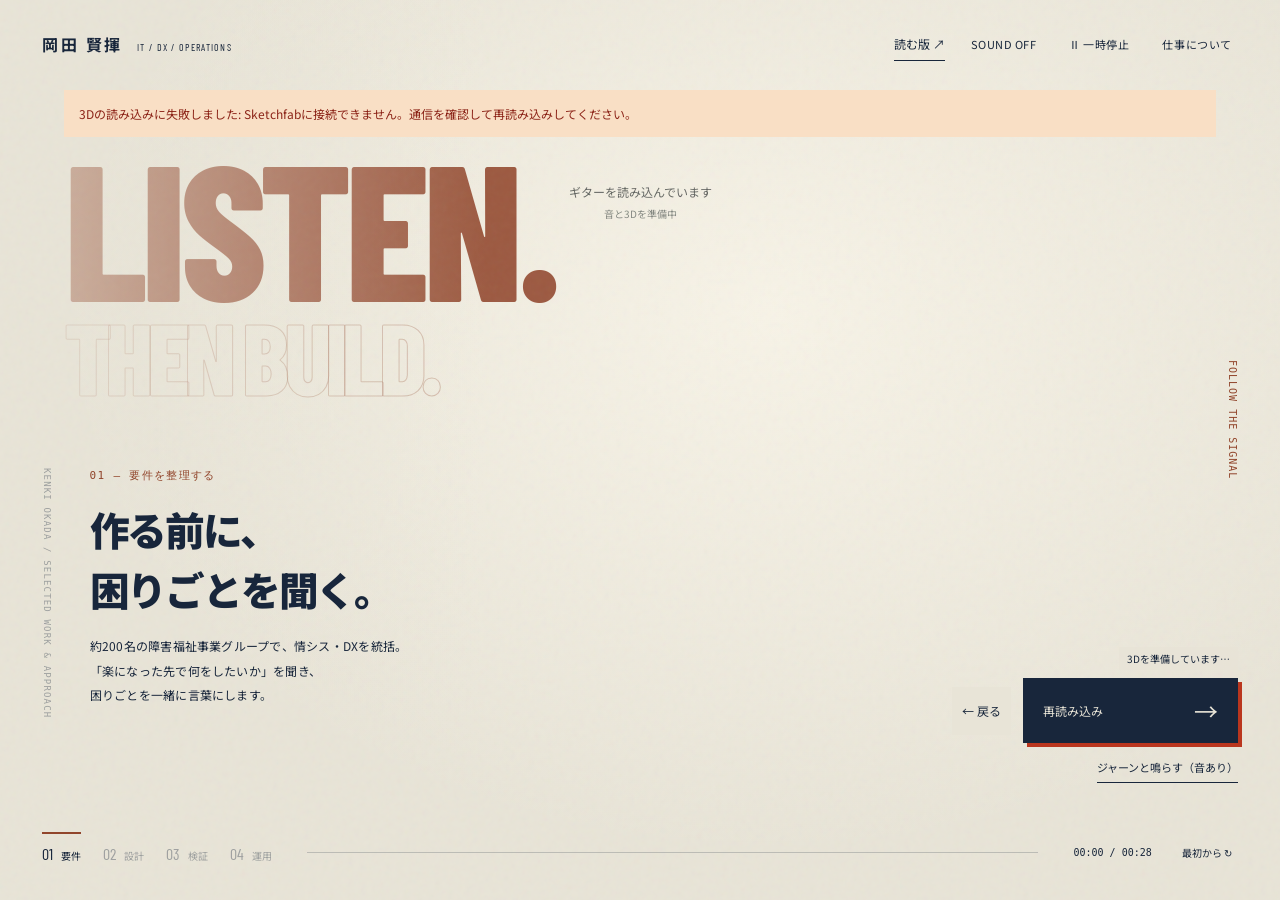
<file: index.html>
<!doctype html>
<html lang="ja"><head><meta name="robots" content="noindex"><meta charset="utf-8"><meta name="viewport" content="width=device-width,initial-scale=1"><meta name="theme-color" content="#e8e4d7"><meta name="description" content="岡田賢揮のポートフォリオ。情シス・DXの要件整理、設計、受入検証、運用。"><title>岡田賢揮 — LISTEN / CONNECT / CHECK</title><link rel="stylesheet" href="style.css?v=20261115-preview1"><link rel="stylesheet" href="depth.css?v=20261115-preview1"><link rel="stylesheet" href="guitar.css?v=20261115-preview1"><link rel="stylesheet" href="varin-viewer.css?v=20261115-preview1"><script type="importmap">{"imports":{"three":"https://cdn.jsdelivr.net/npm/three@0.187.0/build/three.module.js","three/addons/":"https://cdn.jsdelivr.net/npm/three@0.187.0/examples/jsm/","https://cdn.jsdelivr.net/npm/three@0.180.0/examples/jsm/":"https://cdn.jsdelivr.net/npm/three@0.187.0/examples/jsm/","./app.js":"./app.js?v=20261115-preview1","./world.js":"./world.js?v=20261115-preview1","./varin-viewer.js":"./varin-viewer.js?v=20261115-preview1","./mobile-preview.js":"./mobile-preview.js?v=20261115-preview1","./experience-session.js":"./experience-session.js?v=20261115-preview1"}}</script></head>
<body><header><a class="identity" href="rock.html">岡田 賢揮<span>IT / DX / OPERATIONS</span></a><div class="top-actions"><a class="read-link" href="rock.html">読む版 ↗</a><button id="sound" aria-pressed="false">SOUND OFF</button><button id="pause" aria-label="再生を一時停止">Ⅱ 一時停止</button><button id="aboutOpen">仕事について</button></div></header>
<main id="experience"><div class="editorial" aria-hidden="true"><span id="word">LISTEN.</span><span class="outline">THEN BUILD.</span></div><div class="side-note">KENKI OKADA / SELECTED WORK & APPROACH</div><figure id="mobilePreview"><picture><source media="(max-width:700px)" srcset="assets/varin-preview.jpg"><img src="data:image/svg+xml,%3Csvg xmlns='http://www.w3.org/2000/svg' width='1' height='1'/%3E" width="1920" height="1080" fetchpriority="high" decoding="async" alt="サンバーストのストラトキャスター全景。varin作の3Dモデルのプレビュー"></picture><figcaption><a href="https://sketchfab.com/3d-models/stratocaster-2a29975b708b4106a84d5b51e3ede608" target="_blank" rel="noreferrer">Stratocaster — varin</a> / <a href="https://creativecommons.org/licenses/by/4.0/" target="_blank" rel="noreferrer">CC BY 4.0</a></figcaption></figure><div id="modelLoading" role="status">ギターを読み込んでいます<span>音と3Dを準備中</span></div><canvas id="scene3d" aria-label="ストラトキャスターを題材にした3D。外観に近づき、ピックガード下の部品と配線を示す簡略カットアウェイへ切り替わる演出"></canvas><div class="lens-note">FOLLOW THE SIGNAL</div><div class="anatomy-note"><span>UNDER THE PICKGUARD</span>ピックガード下の構造を透視</div><div id="error" class="error" hidden></div>
<div class="caption"><span id="eyebrow" class="eyebrow">01 — 要件を整理する</span><h1 id="headline">作る前に、<br>困りごとを聞く。</h1><p id="copy">約200名の障害福祉事業グループで、情シス・DXを統括。<br>「楽になった先で何をしたいか」を聞き、<br>困りごとを一緒に言葉にします。</p></div>
<div id="stringKeys" class="string-keys" hidden aria-label="コードを鳴らす"></div>
<div class="interaction"><span id="hint">3Dを準備しています…</span><div class="control-row"><button id="back" aria-label="前の場面へ">← 戻る</button><button id="interact"><span id="actionText">次へ：設計の話</span><span class="arrow">→</span></button></div><button id="playStrings">ジャーンと鳴らす（音あり）</button></div></main>
<footer><div class="chapters" aria-label="場面を選ぶ"><button data-scene="0" class="active">01<span>要件</span></button><button data-scene="1">02<span>設計</span></button><button data-scene="2">03<span>検証</span></button><button data-scene="3">04<span>運用</span></button></div><div class="progress"><div id="progress"></div><input id="seek" class="timeline-scrub" type="range" min="0" max="27.99" step="0.01" value="0" aria-label="再生位置"></div><div class="playback"><span id="time">00:00 / 00:28</span><button id="reel">最初から ↻</button></div></footer>
<div id="toast" class="toast" role="status" aria-live="polite"></div><dialog id="about"><button id="aboutClose" aria-label="閉じる">×</button><span class="eyebrow">WORK / APPROACH</span><h2>困りごとから、<br>運用まで。</h2><p>岡田賢揮。障害福祉事業グループ（約200名）の情シス・社内DXを統括。役員に報告し、現場とベンダーを動かしながら、要件定義・設計・受入検証と運用を担い、コードの生成とコードレビューには生成AIを使っています。</p><p>人事システムへの登録を起点にしたアカウント連携、社内ポータルのお知らせ・FAQ更新の移管などに取り組んでいます。</p><p class="art-note">ギターは仕事の流れを表現するための題材です。内部は一般的なSSS構成を参考に、ピックガードを透視した説明用のカットアウェイです。部品の細部と配線経路は簡略化しています。外観はvarin作「Stratocaster」（CC BY 4.0）をSketchfab公式ビューアで表示しています。モデル形状は変更せず、背景・カメラ・画面効果を調整しています。音はリアルタイム合成です。</p><a href="https://sketchfab.com/3d-models/stratocaster-2a29975b708b4106a84d5b51e3ede608" target="_blank" rel="noreferrer">Stratocaster — varin / Sketchfab ↗</a><a href="https://creativecommons.org/licenses/by/4.0/" target="_blank" rel="noreferrer">モデルのライセンス：CC BY 4.0 ↗</a><a href="rock.html">実績を読む ↗</a><a href="https://github.com/o9mmk" target="_blank" rel="noreferrer">GitHub ↗</a></dialog><div id="wipe"></div><script type="module" src="entry.js?v=20261115-preview1"></script></body></html>
</file>
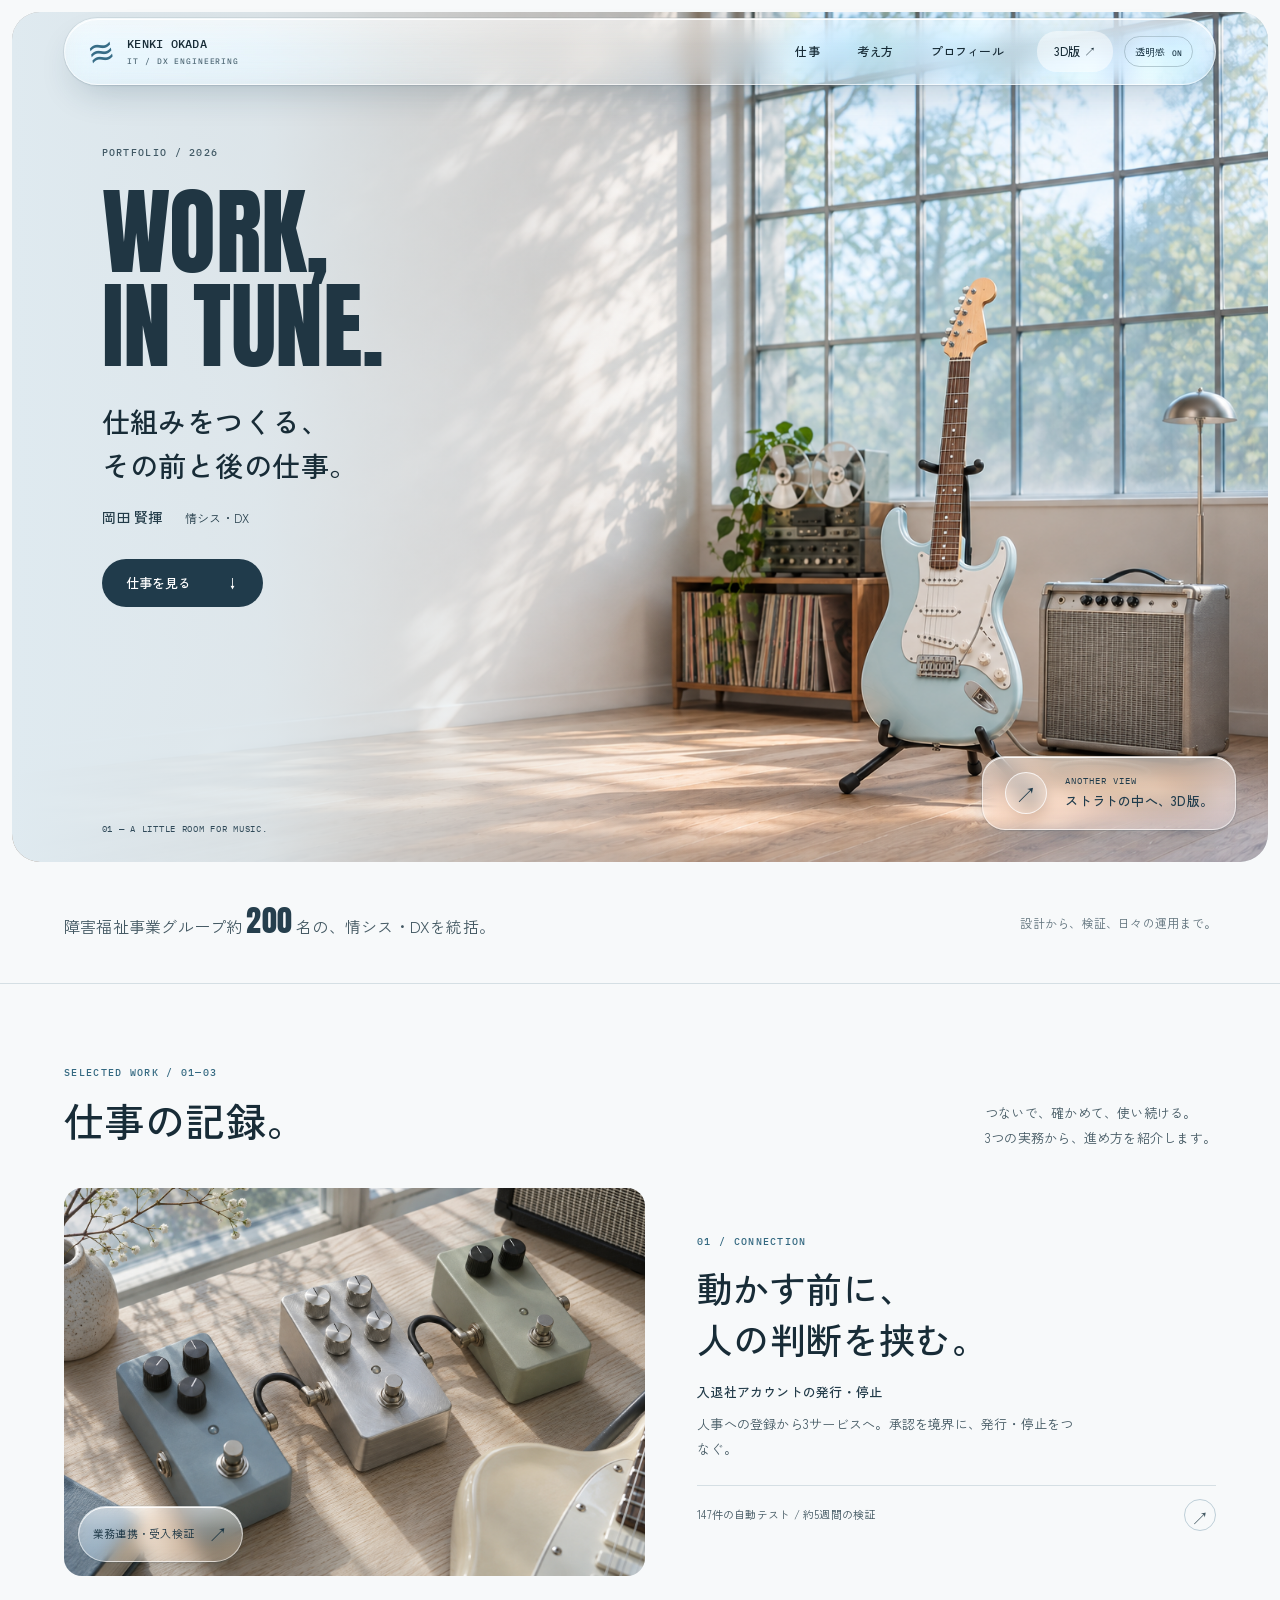
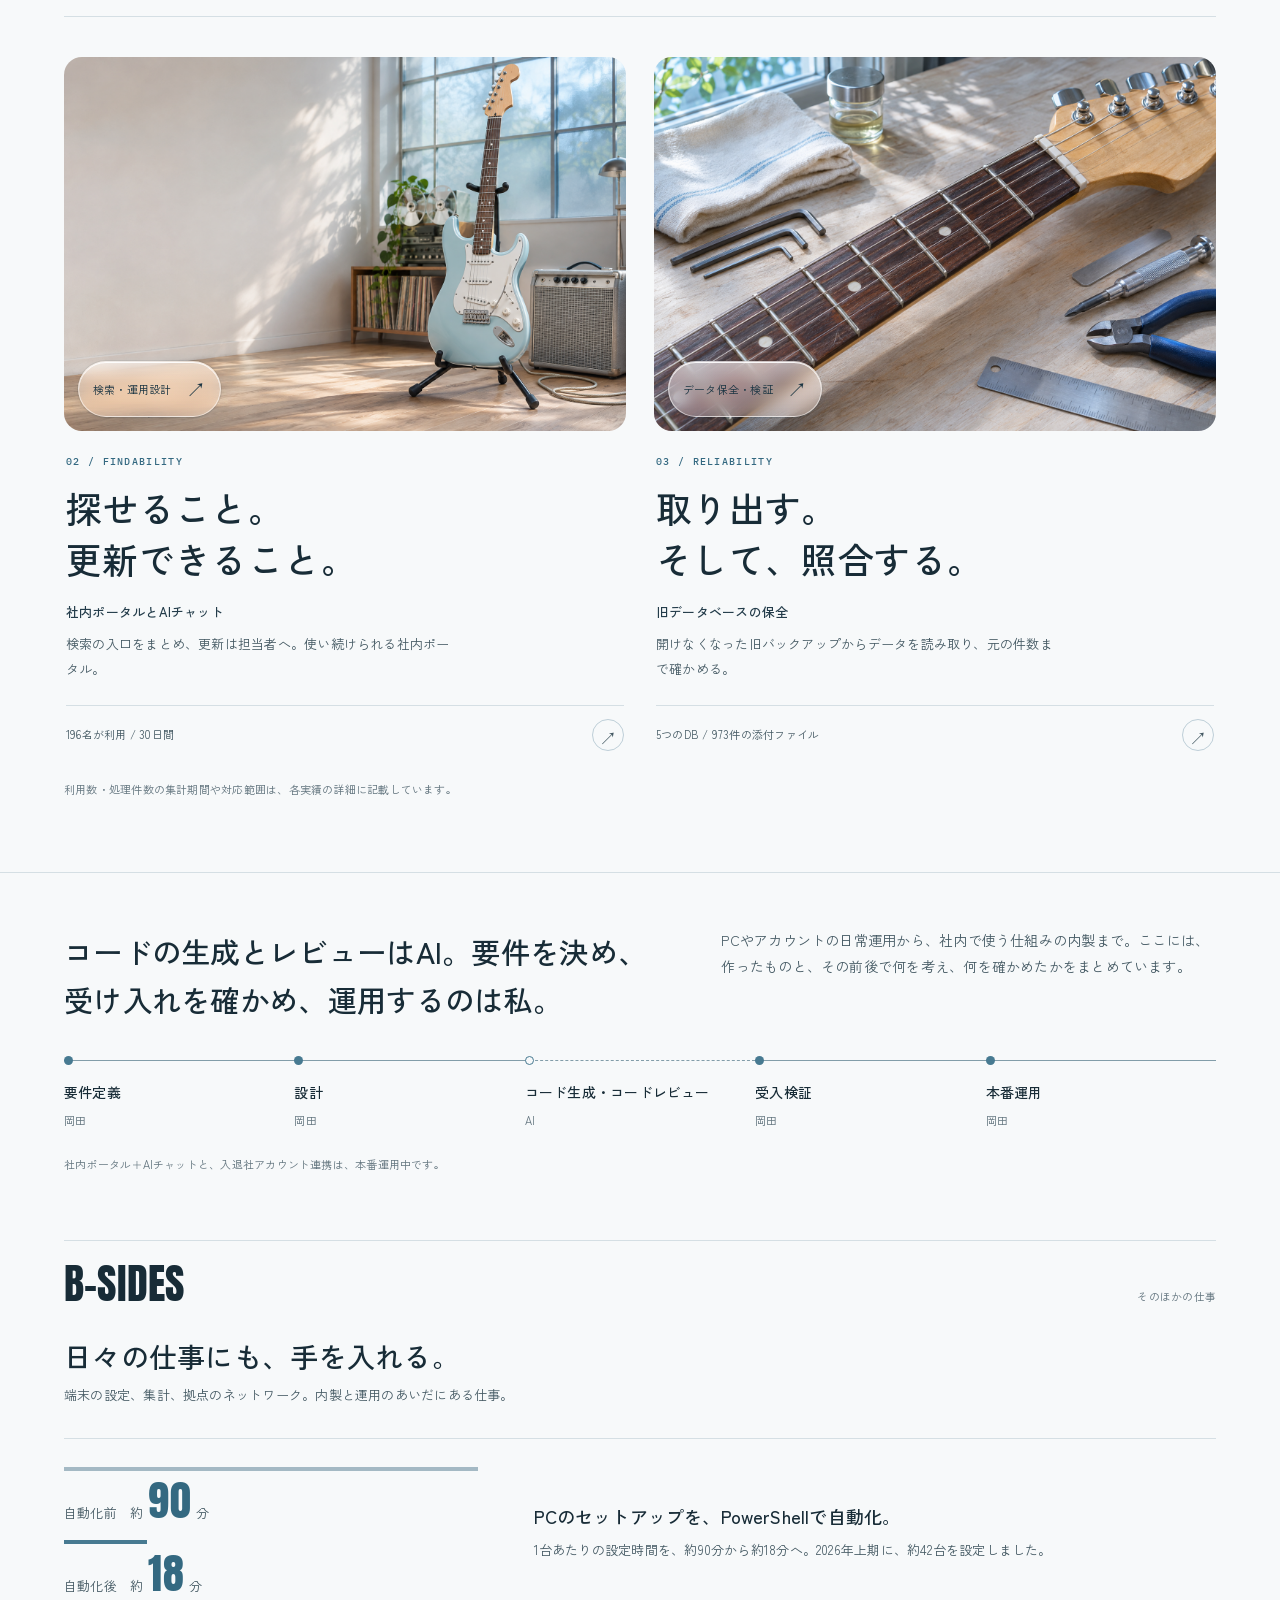
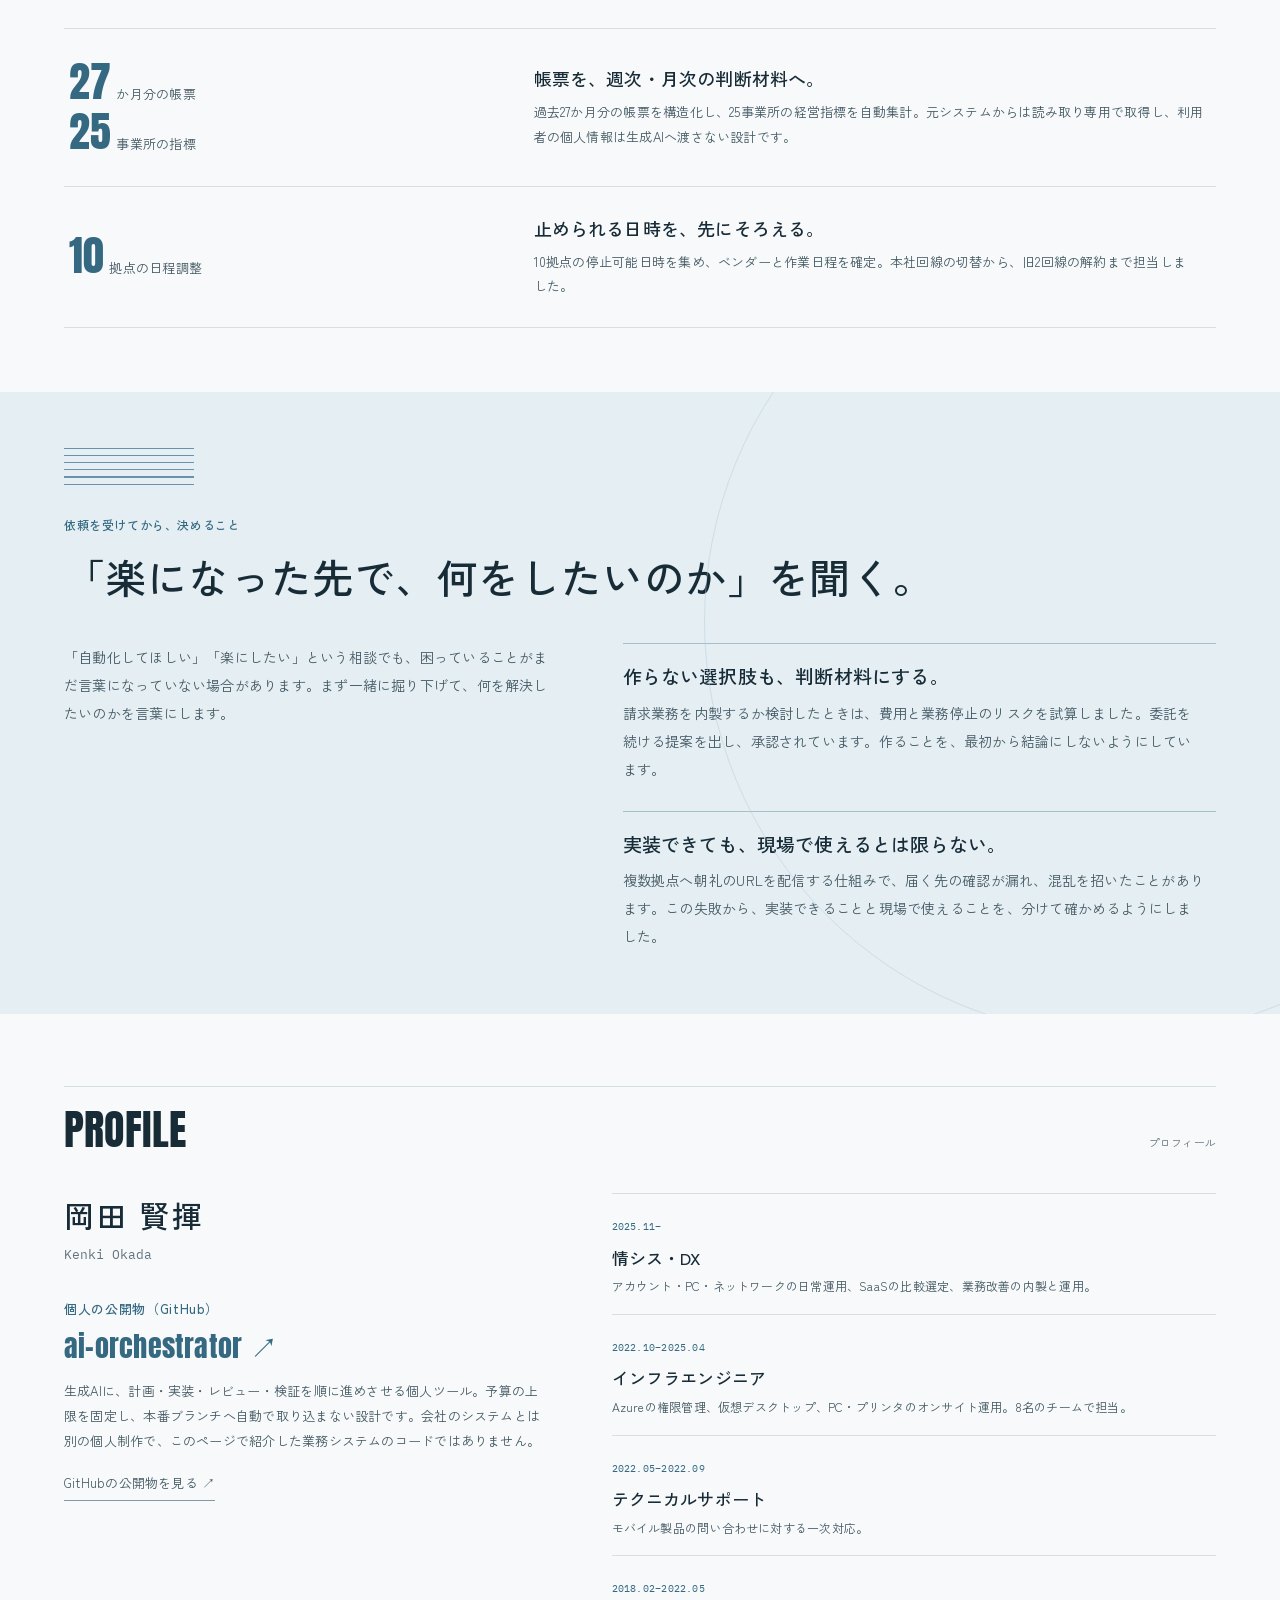
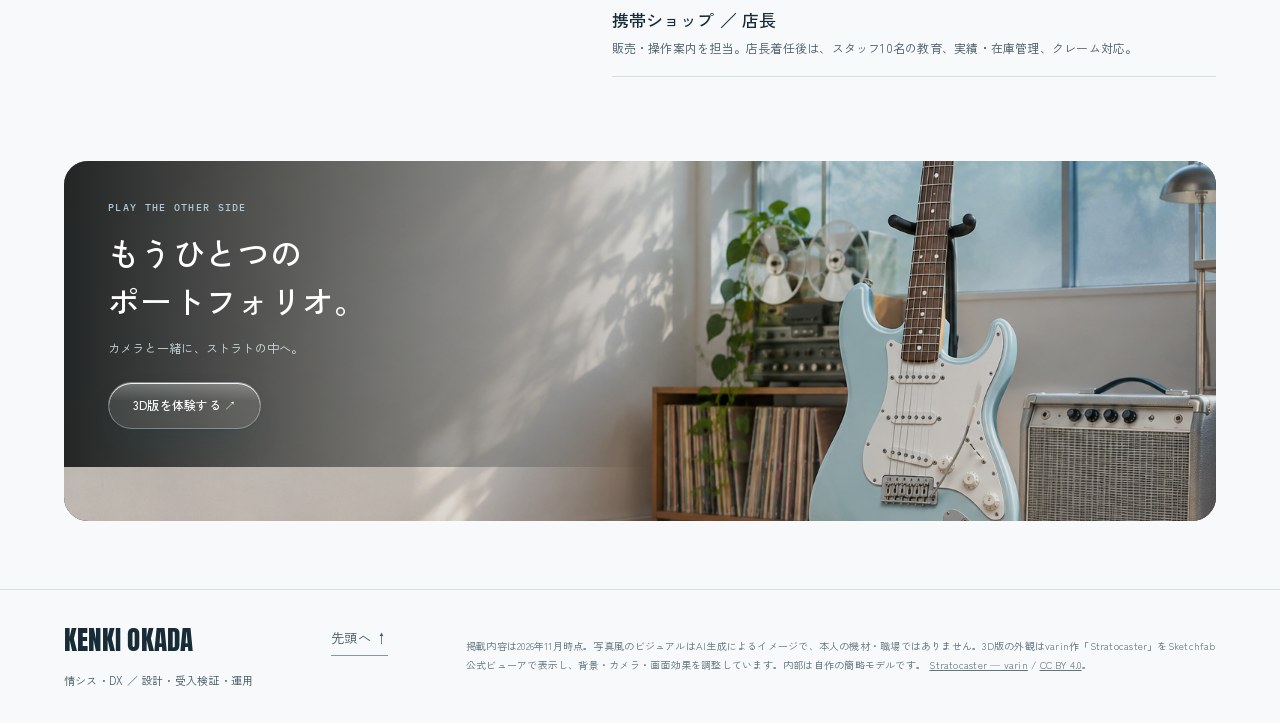
<file: fable-rock.html>
<!doctype html>
<html lang="ja">
<head>
  <meta charset="utf-8">
  <meta name="viewport" content="width=device-width,initial-scale=1">
  <meta name="robots" content="noindex">
  <title>ページを移動しました</title>
  <link rel="canonical" href="https://o9mmk.github.io/rock.html">
  <script>
    location.replace('rock.html' + location.search + location.hash);
  </script>
  <noscript><meta http-equiv="refresh" content="0;url=rock.html"></noscript>
</head>
<body>
  <p><a href="rock.html">新しいページへ移動する</a></p>
</body>
</html>
</file>
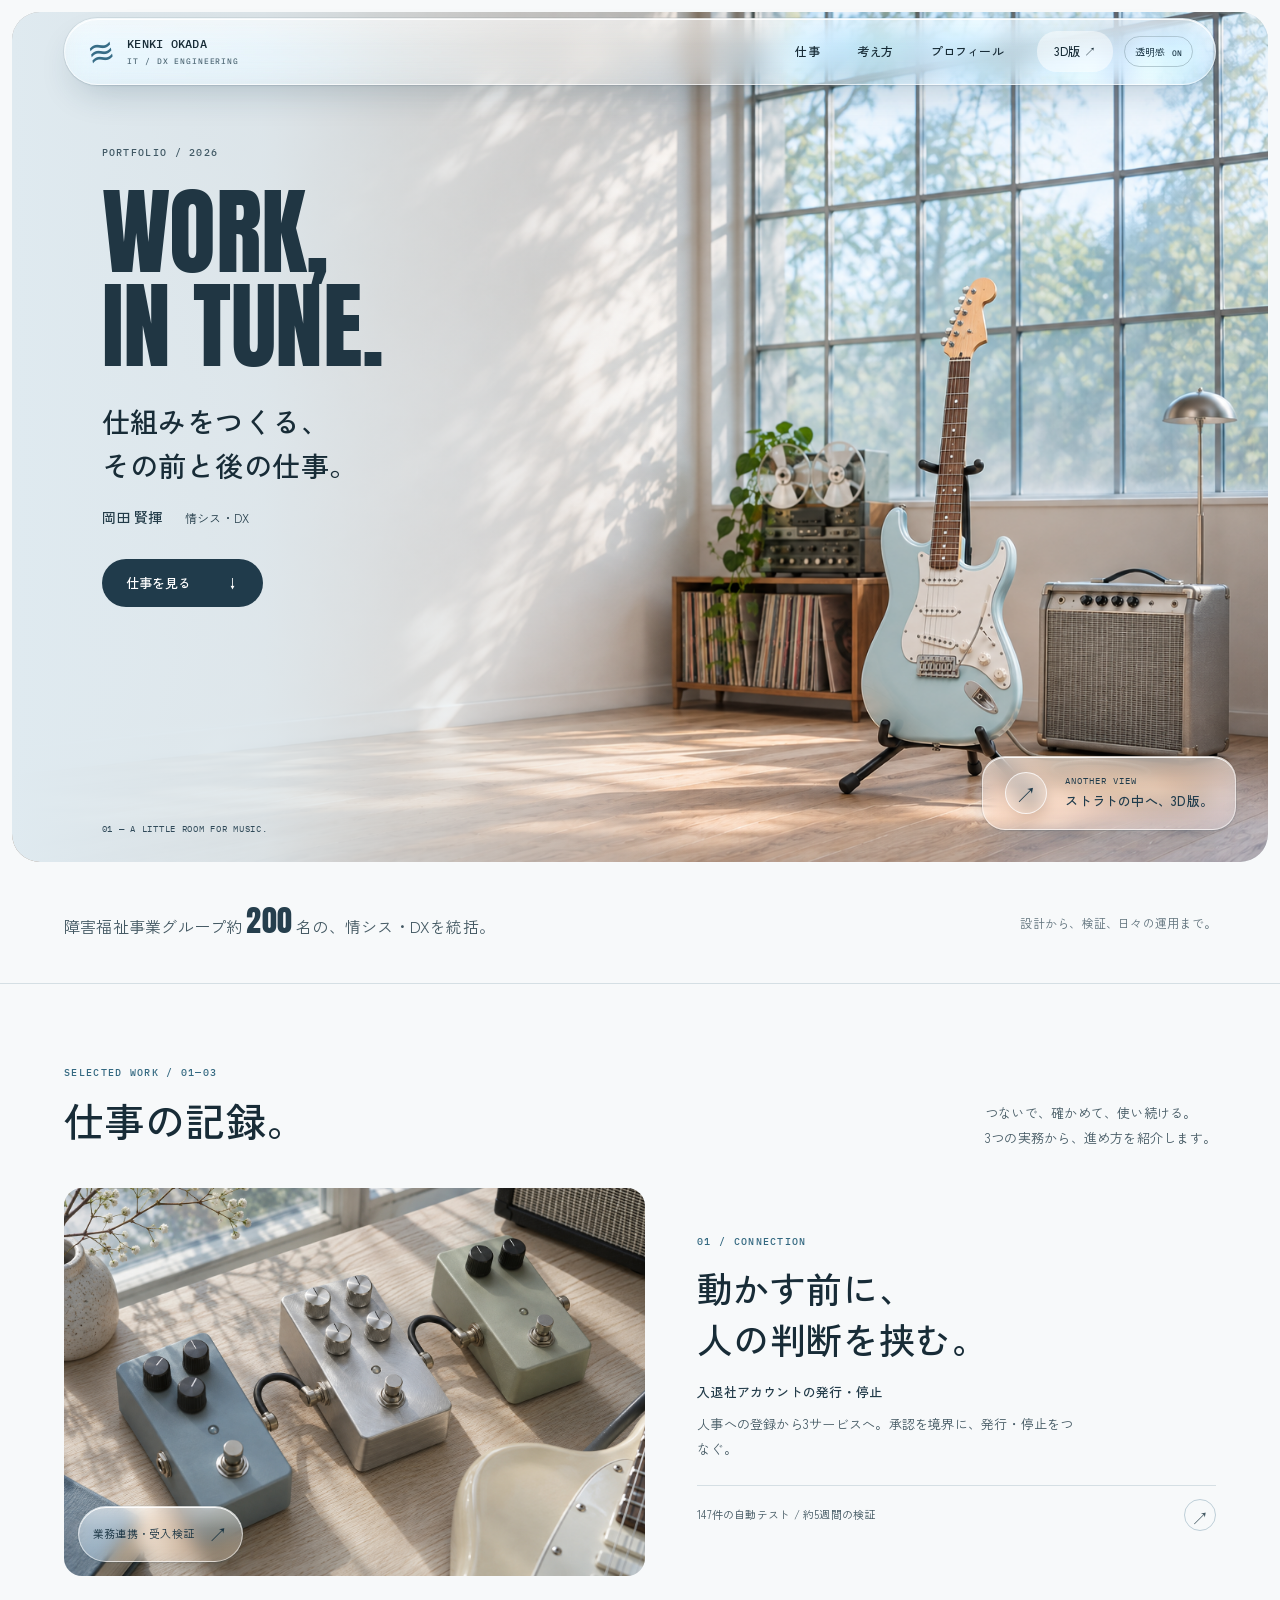
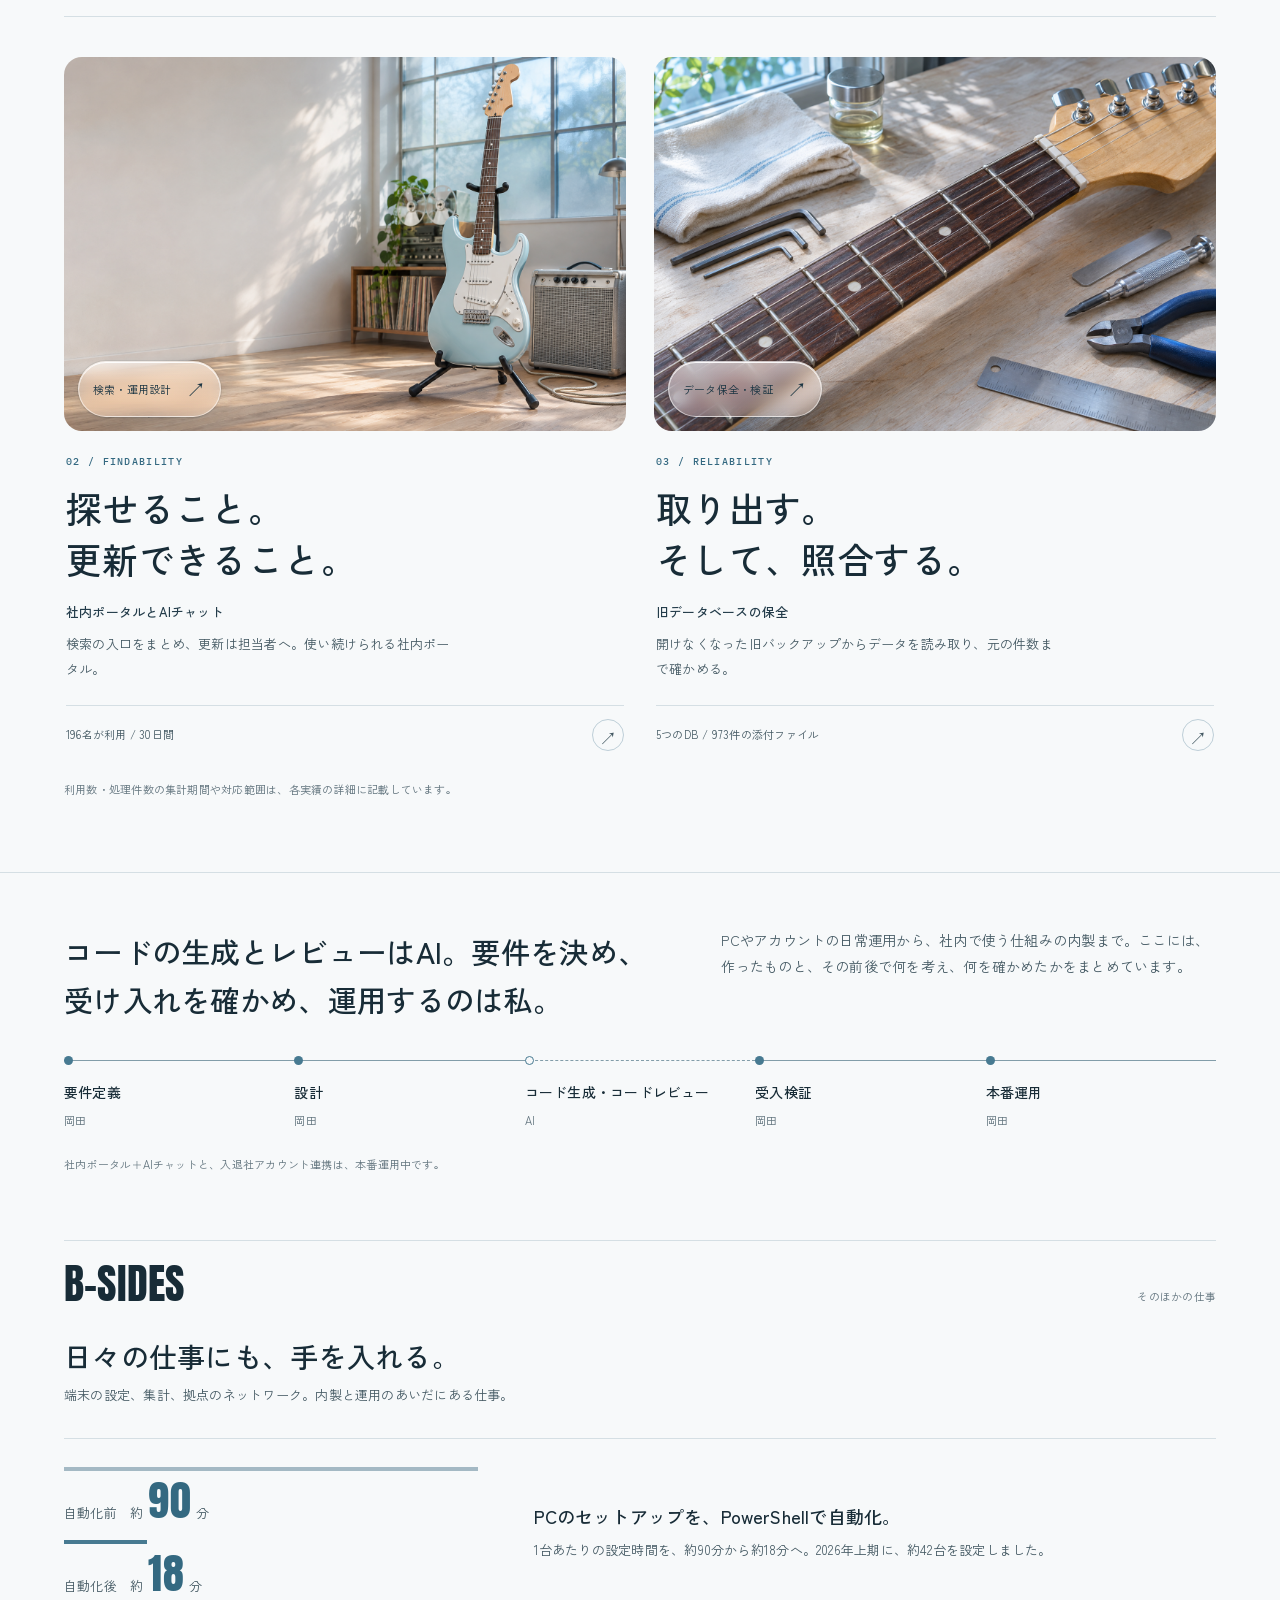
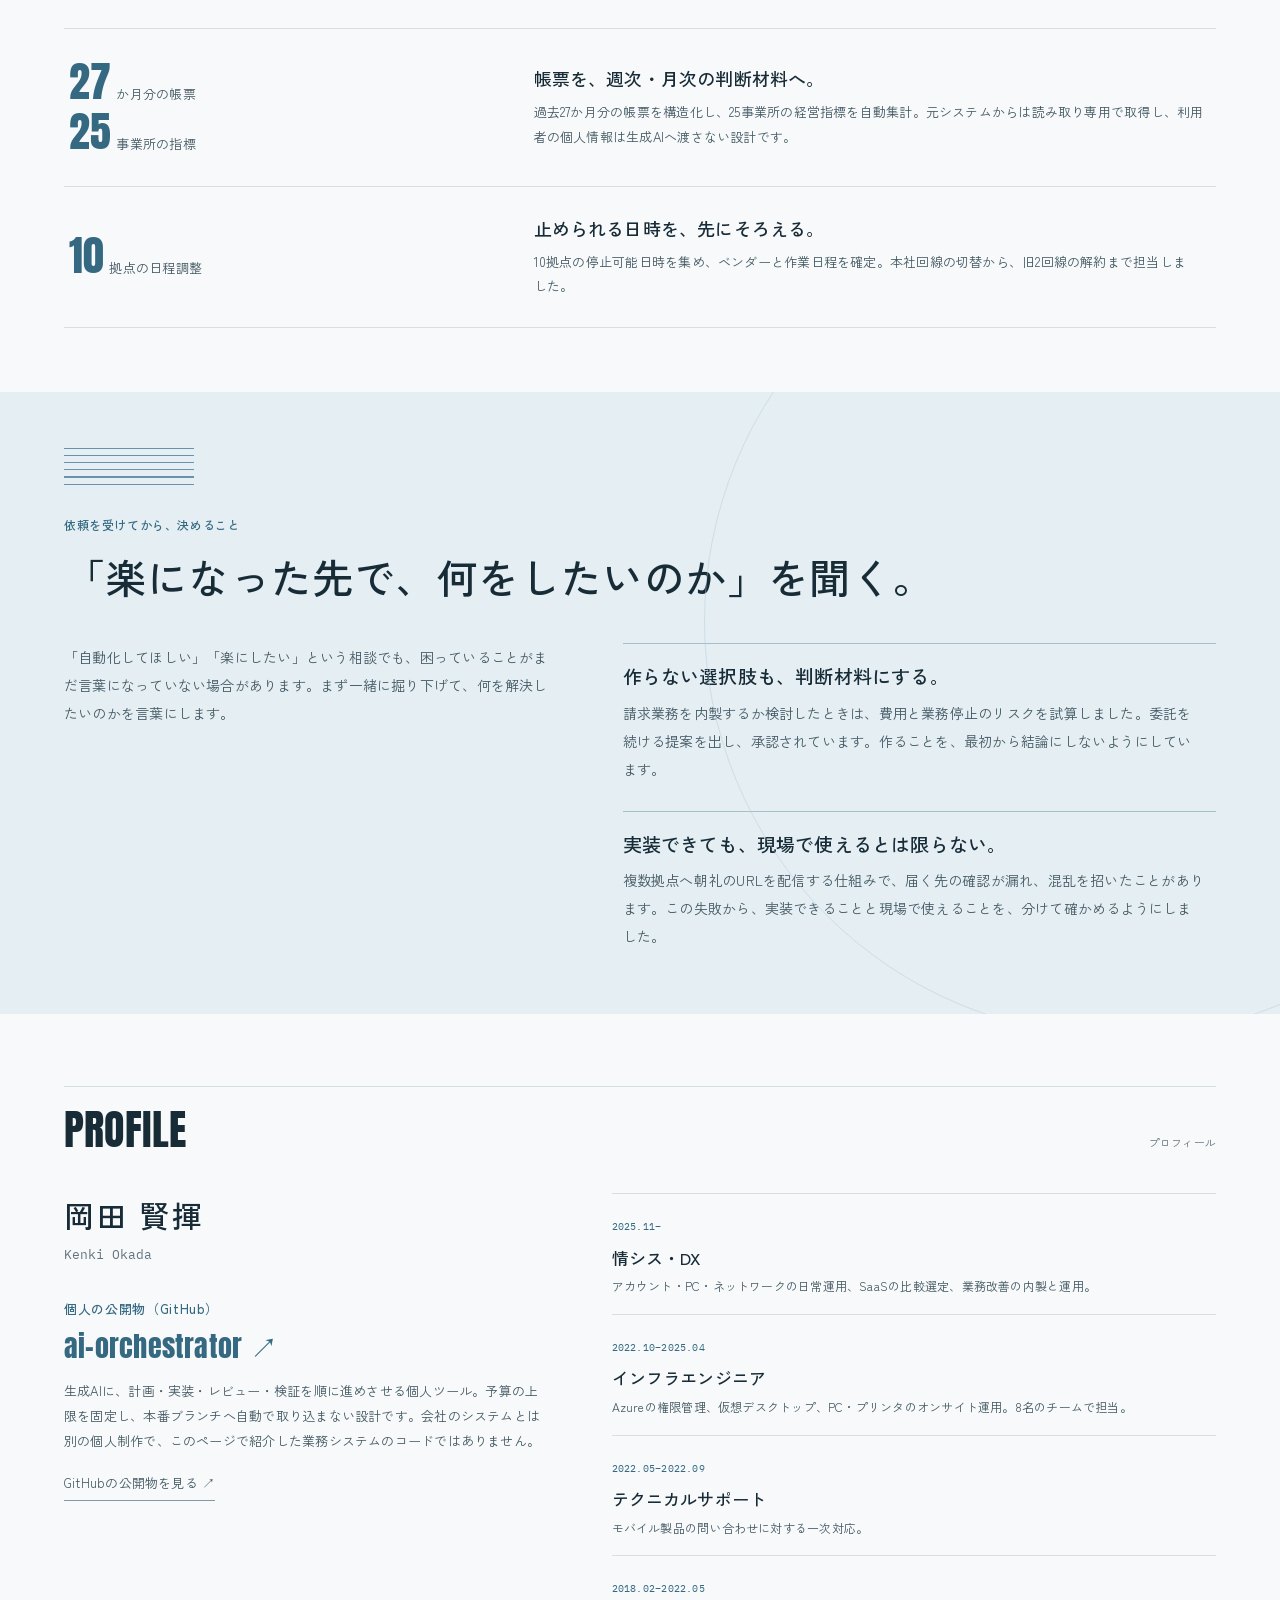
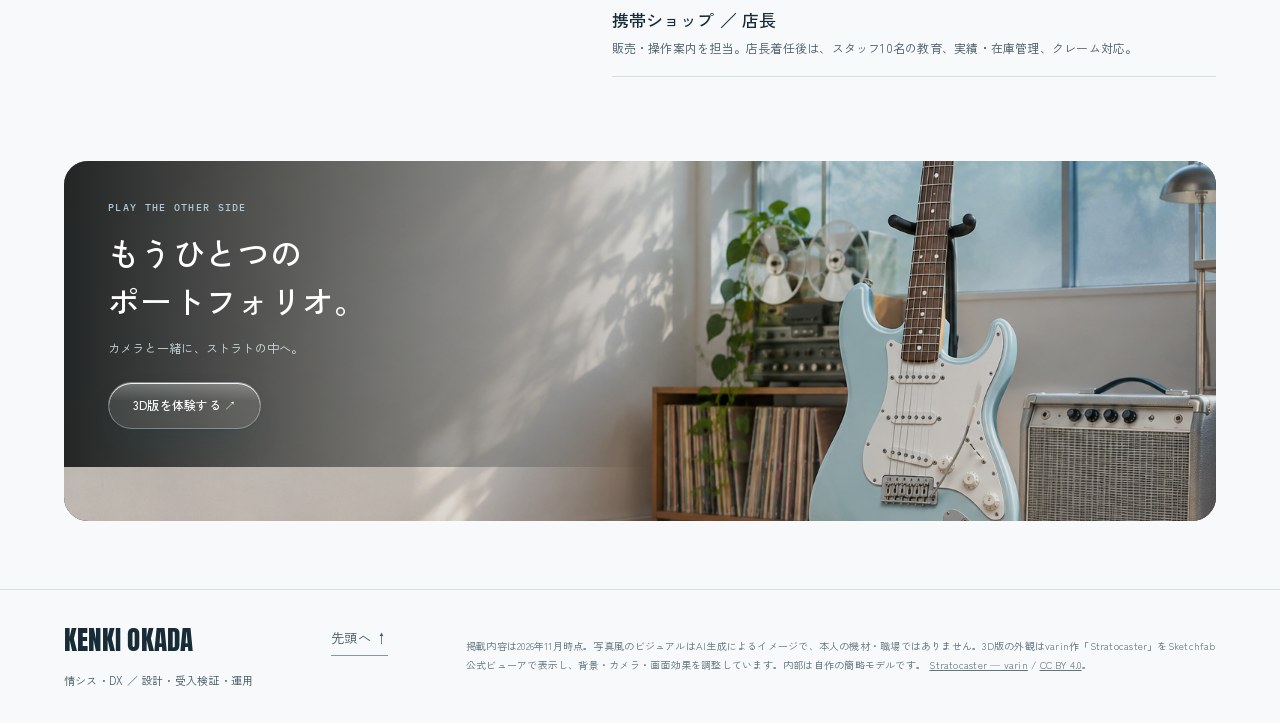
<file: rock.html>
<!doctype html>
<html lang="ja"><head><meta name="robots" content="noindex"><meta charset="utf-8"><meta name="viewport" content="width=device-width,initial-scale=1">
<meta name="description" content="岡田賢揮のポートフォリオ。情シス・DXの設計、受入検証、運用。仕組みをつくる、その前と後の仕事。">
<meta name="theme-color" content="#f5f8fa"><title>Kenki Okada | Work, in tune. — 岡田 賢揮</title>
<link rel="preconnect" href="https://fonts.googleapis.com"><link rel="preconnect" href="https://fonts.gstatic.com" crossorigin>
<link href="https://fonts.googleapis.com/css2?family=Anton&family=IBM+Plex+Mono:wght@400;500&family=Zen+Kaku+Gothic+New:wght@400;500;700&display=swap" rel="stylesheet">
<link rel="stylesheet" href="portfolio-site.css"><link rel="stylesheet" href="portfolio-content.css">
<script src="portfolio-site.js" defer></script></head><body id="top" class="home-page"><a class="skip" href="#main">本文へ</a><header class="site-header glass"><a class="brand" href="rock.html" aria-label="岡田賢揮 ホーム"><span class="string-mark" aria-hidden="true">≋</span><span>KENKI OKADA<small>IT / DX ENGINEERING</small></span></a>
<nav aria-label="メイン"><a href="#work" >仕事</a><a href="#approach">考え方</a><a href="#profile">プロフィール</a><a class="nav-reel" href="index.html?mode=reel&amp;motion=1">3D版 <span aria-hidden="true">↗</span></a><button class="glass-toggle" type="button" aria-pressed="false" hidden>透明感 <span>OFF</span></button></nav></header><main id="main"><section class="studio-hero" aria-labelledby="hero-title"><img class="studio-photo" src="assets/studio-glass-v2.png" width="1536" height="1024" alt="淡いブルーのストラトキャスターとアンプ。自然光の入るスタジオのイメージ" fetchpriority="high"><div class="hero-copy"><p class="eyebrow">PORTFOLIO / 2026</p><p class="hero-display" aria-hidden="true">WORK,<br>IN TUNE.</p><h1 id="hero-title">仕組みをつくる、<br>その前と後の仕事。</h1><p class="hero-person">岡田 賢揮 <span>情シス・DX</span></p><a class="button button-dark" href="#work">仕事を見る <span aria-hidden="true">↓</span></a></div><a class="hero-listen glass" href="index.html?mode=reel&amp;motion=1"><span class="play" aria-hidden="true">↗</span><span><small>ANOTHER VIEW</small>ストラトの中へ、3D版。</span></a><span class="hero-caption">01 — A LITTLE ROOM FOR MUSIC.</span></section>
<div class="context-bar container"><p>障害福祉事業グループ約<strong>200</strong>名の、<br class="mobile-only">情シス・DXを統括。</p><span>設計から、検証、日々の運用まで。</span></div><section class="selected-work container" id="work" aria-labelledby="work-title"><div class="section-heading"><div><p class="eyebrow">SELECTED WORK / 01—03</p><h2 id="work-title">仕事の記録。</h2></div><p>つないで、確かめて、使い続ける。<br>3つの実務から、進め方を紹介します。</p></div><div class="work-grid"><a class="work-card featured" href="work-accounts.html"><div class="work-photo"><img src="assets/pedals-daylight.png" alt="パッチケーブルで接続した3台のエフェクターのイメージ" width="1536" height="1024" loading="lazy"><span class="photo-tag glass">業務連携・受入検証<span aria-hidden="true">↗</span></span></div><div class="work-copy"><p class="eyebrow">01 / CONNECTION</p><h3>動かす前に、<br>人の判断を挟む。</h3><p class="work-title">入退社アカウントの発行・停止</p><p class="work-description">人事への登録から3サービスへ。承認を境界に、発行・停止をつなぐ。</p><div class="card-bottom"><span>147件の自動テスト / 約5週間の検証</span><span class="circle-arrow" aria-hidden="true">↗</span></div></div></a>
<a class="work-card " href="work-portal.html"><div class="work-photo"><img src="assets/studio-daylight.png" alt="ギターとアンプのある明るいスタジオのイメージ" width="1536" height="1024" loading="lazy"><span class="photo-tag glass">検索・運用設計<span aria-hidden="true">↗</span></span></div><div class="work-copy"><p class="eyebrow">02 / FINDABILITY</p><h3>探せること。<br>更新できること。</h3><p class="work-title">社内ポータルとAIチャット</p><p class="work-description">検索の入口をまとめ、更新は担当者へ。使い続けられる社内ポータル。</p><div class="card-bottom"><span>196名が利用 / 30日間</span><span class="circle-arrow" aria-hidden="true">↗</span></div></div></a>
<a class="work-card " href="work-recovery.html"><div class="work-photo"><img src="assets/workbench-daylight.png" alt="フレットと弦を確かめるギター作業台のイメージ" width="1536" height="1024" loading="lazy"><span class="photo-tag glass">データ保全・検証<span aria-hidden="true">↗</span></span></div><div class="work-copy"><p class="eyebrow">03 / RELIABILITY</p><h3>取り出す。<br>そして、照合する。</h3><p class="work-title">旧データベースの保全</p><p class="work-description">開けなくなった旧バックアップからデータを読み取り、元の件数まで確かめる。</p><div class="card-bottom"><span>5つのDB / 973件の添付ファイル</span><span class="circle-arrow" aria-hidden="true">↗</span></div></div></a></div><p class="section-note">利用数・処理件数の集計期間や対応範囲は、各実績の詳細に記載しています。</p></section><section class="role wrap" aria-labelledby="role-t">
  <div class="role-top">
    <h2 id="role-t">コードの生成とレビューはAI。要件を決め、受け入れを確かめ、運用するのは私。</h2>
    <p>PCやアカウントの日常運用から、社内で使う仕組みの内製まで。ここには、作ったものと、その前後で何を考え、何を確かめたかをまとめています。</p>
  </div>
  <ol class="chain" style="--n:5" aria-label="仕事の流れと分担">
    <li><b>要件定義</b><span>岡田</span></li>
    <li><b>設計</b><span>岡田</span></li>
    <li class="ai"><b>コード生成・コードレビュー</b><span>AI</span></li>
    <li><b>受入検証</b><span>岡田</span></li>
    <li><b>本番運用</b><span>岡田</span></li>
  </ol>
  <p class="fine">社内ポータル＋AIチャットと、入退社アカウント連携は、本番運用中です。</p>
</section><section class="bench wrap" aria-labelledby="bench-t">
  <div class="fretline"><span class="en" aria-hidden="true">B-SIDES</span><p class="meta">そのほかの仕事</p></div>
  <h2 id="bench-t">日々の仕事にも、手を入れる。</h2>
  <p>端末の設定、集計、拠点のネットワーク。内製と運用のあいだにある仕事。</p>
  <ul>
    <li>
      <div class="bars" role="img" aria-label="PC1台あたりの設定時間。自動化前は約90分、自動化後は約18分">
        <p><i style="width:100%"></i>自動化前　約<b>90</b>分</p>
        <p class="now"><i style="width:20%"></i>自動化後　約<b>18</b>分</p>
      </div>
      <div>
        <h3>PCのセットアップを、PowerShellで自動化。</h3>
        <p>1台あたりの設定時間を、約90分から約18分へ。2026年上期に、約42台を設定しました。</p>
      </div>
    </li>
    <li>
      <p class="fig"><b>27</b>か月分の帳票<br><b>25</b>事業所の指標</p>
      <div>
        <h3>帳票を、週次・月次の判断材料へ。</h3>
        <p>過去27か月分の帳票を構造化し、25事業所の経営指標を自動集計。元システムからは読み取り専用で取得し、利用者の個人情報は生成AIへ渡さない設計です。</p>
      </div>
    </li>
    <li>
      <p class="fig"><b>10</b>拠点の日程調整</p>
      <div>
        <h3>止められる日時を、先にそろえる。</h3>
        <p>10拠点の停止可能日時を集め、ベンダーと作業日程を確定。本社回線の切替から、旧2回線の解約まで担当しました。</p>
      </div>
    </li>
  </ul>
</section><section class="approach" id="approach" aria-labelledby="ap-t">
  <div class="wrap">
    <div class="strings" aria-hidden="true"><i></i><i></i><i></i><i></i><i></i><i></i></div>
    <p class="k">依頼を受けてから、決めること</p>
    <h2 class="motto" id="ap-t"><span>「楽になった先で、</span><span>何をしたいのか」</span><span>を聞く。</span></h2>
    <div class="ap-grid">
      <p>「自動化してほしい」「楽にしたい」という相談でも、困っていることがまだ言葉になっていない場合があります。まず一緒に掘り下げて、何を解決したいのかを言葉にします。</p>
      <div>
        <section class="practice">
          <h3>作らない選択肢も、判断材料にする。</h3>
          <p>請求業務を内製するか検討したときは、費用と業務停止のリスクを試算しました。委託を続ける提案を出し、承認されています。作ることを、最初から結論にしないようにしています。</p>
        </section>
        <section class="practice">
          <h3>実装できても、現場で使えるとは限らない。</h3>
          <p>複数拠点へ朝礼のURLを配信する仕組みで、届く先の確認が漏れ、混乱を招いたことがあります。この失敗から、実装できることと現場で使えることを、分けて確かめるようにしました。</p>
        </section>
      </div>
    </div>
  </div>
</section>

<section class="profile wrap" id="profile" aria-labelledby="pf-t">
  <div class="fretline"><span class="en" aria-hidden="true">PROFILE</span><p class="meta">プロフィール</p></div>
  <div class="pf-grid">
    <div>
      <h2 id="pf-t">岡田 賢揮<span>Kenki Okada</span></h2>
      <div class="gh">
        <p class="k">個人の公開物（GitHub）</p>
        <a class="repo" href="https://github.com/o9mmk/ai-orchestrator" target="_blank" rel="noopener noreferrer">ai-orchestrator <span aria-hidden="true">↗</span></a>
        <p>生成AIに、計画・実装・レビュー・検証を順に進めさせる個人ツール。予算の上限を固定し、本番ブランチへ自動で取り込まない設計です。会社のシステムとは別の個人制作で、このページで紹介した業務システムのコードではありません。</p>
        <a class="go" href="https://github.com/o9mmk" target="_blank" rel="noopener noreferrer">GitHubの公開物を見る <span aria-hidden="true">↗</span></a>
      </div>
    </div>
    <ol class="career" aria-label="これまでの経歴">
      <li>
        <time>2025.11–</time>
        <div><h3>情シス・DX</h3><p>アカウント・PC・ネットワークの日常運用、SaaSの比較選定、業務改善の内製と運用。</p></div>
      </li>
      <li>
        <time>2022.10–2025.04</time>
        <div><h3>インフラエンジニア</h3><p>Azureの権限管理、仮想デスクトップ、PC・プリンタのオンサイト運用。8名のチームで担当。</p></div>
      </li>
      <li>
        <time>2022.05–2022.09</time>
        <div><h3>テクニカルサポート</h3><p>モバイル製品の問い合わせに対する一次対応。</p></div>
      </li>
      <li>
        <time>2018.02–2022.05</time>
        <div><h3>携帯ショップ ／ 店長</h3><p>販売・操作案内を担当。店長着任後は、スタッフ10名の教育、実績・在庫管理、クレーム対応。</p></div>
      </li>
    </ol>
  </div>
</section><section class="experience container"><a href="index.html?mode=reel&amp;motion=1"><img src="assets/studio-daylight.png" width="1536" height="1024" alt="ギターとアンプのあるスタジオのイメージ。3D版への入口" loading="lazy"><div class="experience-copy"><p class="eyebrow">PLAY THE OTHER SIDE</p><h2>もうひとつの<br>ポートフォリオ。</h2><p>カメラと一緒に、ストラトの中へ。</p><span class="button glass">3D版を体験する ↗</span></div></a></section></main><footer class="site-footer container"><div><a class="footer-name" href="rock.html">KENKI OKADA</a><p>情シス・DX ／ 設計・受入検証・運用</p></div><a href="#top" class="text-link">先頭へ ↑</a><p class="credits">掲載内容は2026年11月時点。写真風のビジュアルはAI生成によるイメージで、本人の機材・職場ではありません。3D版の外観はvarin作「Stratocaster」をSketchfab公式ビューアで表示し、背景・カメラ・画面効果を調整しています。内部は自作の簡略モデルです。 <a href="https://sketchfab.com/3d-models/stratocaster-2a29975b708b4106a84d5b51e3ede608" target="_blank" rel="noreferrer">Stratocaster — varin</a> / <a href="https://creativecommons.org/licenses/by/4.0/" target="_blank" rel="noreferrer">CC BY 4.0</a>。</p></footer></body></html>
</file>
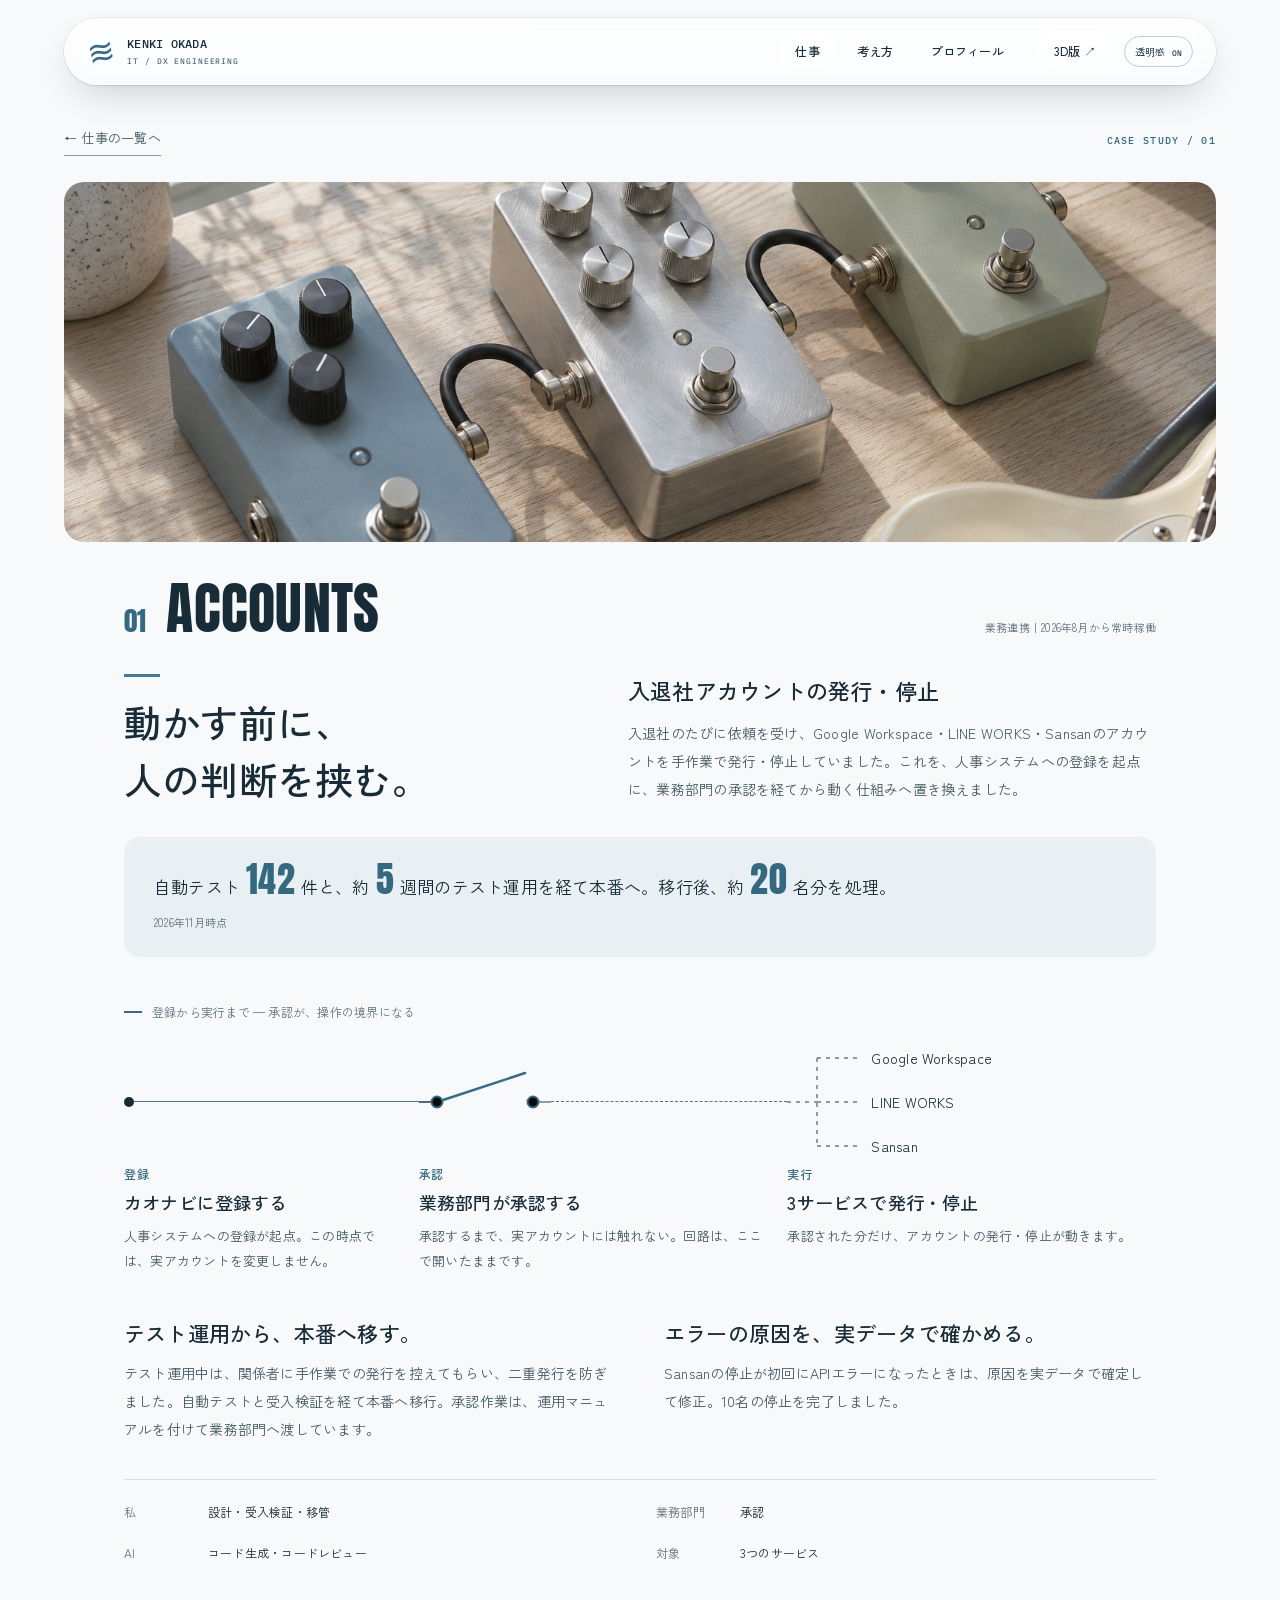
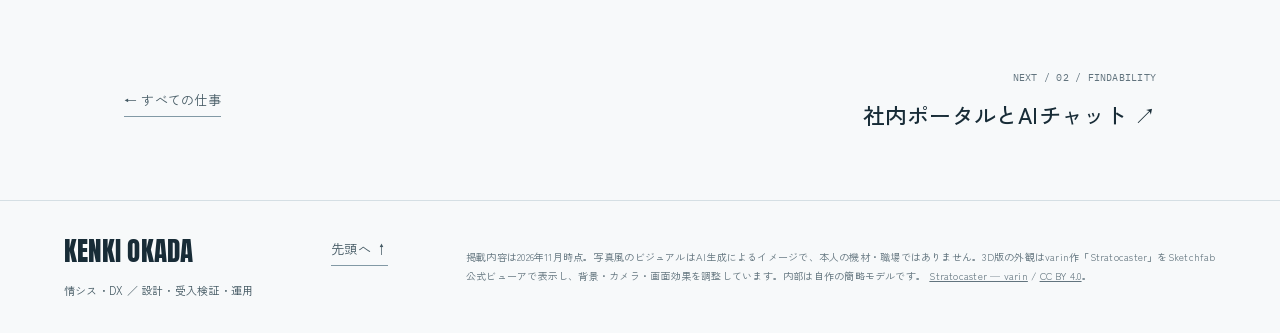
<file: work-accounts.html>
<!doctype html>
<html lang="ja"><head><meta name="robots" content="noindex"><meta charset="utf-8"><meta name="viewport" content="width=device-width,initial-scale=1">
<meta name="description" content="岡田賢揮のポートフォリオ。情シス・DXの設計、受入検証、運用。仕組みをつくる、その前と後の仕事。">
<meta name="theme-color" content="#f5f8fa"><title>入退社アカウントの発行・停止 — 岡田 賢揮</title>
<link rel="preconnect" href="https://fonts.googleapis.com"><link rel="preconnect" href="https://fonts.gstatic.com" crossorigin>
<link href="https://fonts.googleapis.com/css2?family=Anton&family=IBM+Plex+Mono:wght@400;500&family=Zen+Kaku+Gothic+New:wght@400;500;700&display=swap" rel="stylesheet">
<link rel="stylesheet" href="portfolio-site.css"><link rel="stylesheet" href="portfolio-content.css"><link rel="stylesheet" href="portfolio-cases.css">
<script src="portfolio-site.js" defer></script></head><body id="top" class="detail-page"><a class="skip" href="#main">本文へ</a><header class="site-header glass"><a class="brand" href="rock.html" aria-label="岡田賢揮 ホーム"><span class="string-mark" aria-hidden="true">≋</span><span>KENKI OKADA<small>IT / DX ENGINEERING</small></span></a>
<nav aria-label="メイン"><a href="rock.html#work" aria-current="page">仕事</a><a href="rock.html#approach">考え方</a><a href="rock.html#profile">プロフィール</a><a class="nav-reel" href="index.html?mode=reel&amp;motion=1">3D版 <span aria-hidden="true">↗</span></a><button class="glass-toggle" type="button" aria-pressed="false" hidden>透明感 <span>OFF</span></button></nav></header><main id="main"><div class="detail-intro container"><a class="text-link" href="rock.html#work">← 仕事の一覧へ</a><p class="eyebrow">CASE STUDY / 01</p></div><div class="detail-photo container"><img src="assets/pedals-daylight.png" alt="パッチケーブルで接続した3台のエフェクターのイメージ" width="1536" height="1024"></div><article class="case wrap" id="accounts" aria-labelledby="c1">
  <div class="fretline">
    <span class="no">01</span><span class="en" aria-hidden="true">ACCOUNTS</span>
    <p class="meta">業務連携｜2026年8月から常時稼働</p>
  </div>

  <div class="case-open">
    <div class="lead">
      <h1 id="c1">入退社アカウントの発行・停止</h1>
      <p>入退社のたびに依頼を受け、Google Workspace・LINE WORKS・Sansanのアカウントを手作業で発行・停止していました。これを、人事システムへの登録を起点に、業務部門の承認を経てから動く仕組みへ置き換えました。</p>
    </div>
    <p class="thesis"><span>動かす前に、</span><span>人の判断を挟む。</span></p>
    <p class="proof run big">自動テスト<b>142</b>件と、約<b>5</b>週間のテスト運用を経て本番へ。移行後、約<b>20</b>名分を処理。<small>2026年11月時点</small></p>
  </div>

  <figure class="circuit">
    <figcaption class="cap">登録から実行まで — 承認が、操作の境界になる</figcaption>
    <div class="cx">
      <div class="a a1" aria-hidden="true"><i class="node"></i><i class="wire"></i></div>
      <div class="t t1">
        <p class="k">登録</p>
        <h2>カオナビに登録する</h2>
        <p>人事システムへの登録が起点。この時点では、実アカウントを変更しません。</p>
      </div>
      <div class="a a2" aria-hidden="true">
        <svg class="sw" viewBox="0 0 132 80" width="132" height="80">
          <path d="M0 40H12" stroke="#203b4a" stroke-width="1.5"/>
          <path d="M120 40H132" stroke="#657f8b" stroke-width="1.5"/>
          <path d="M18 40L106 11" stroke="#376c87" stroke-width="2.5" stroke-linecap="round"/>
          <circle cx="18" cy="40" r="5.5" fill="#0c0b0a" stroke="#376c87" stroke-width="2"/>
          <circle cx="114" cy="40" r="5.5" fill="#0c0b0a" stroke="#376c87" stroke-width="2"/>
        </svg>
        <i class="wire off"></i>
      </div>
      <div class="t t2">
        <p class="k">承認</p>
        <h2>業務部門が承認する</h2>
        <p>承認するまで、実アカウントには触れない。回路は、ここで開いたままです。</p>
      </div>
      <div class="a a3">
        <svg class="fork" viewBox="0 0 72 132" width="72" height="132" aria-hidden="true">
          <path d="M0 66H30M30 22V110M30 22H72M30 66H72M30 110H72" fill="none" stroke="#657f8b" stroke-width="1.5" stroke-dasharray="4 5"/>
        </svg>
        <ul class="outs">
          <li>Google Workspace</li>
          <li>LINE WORKS</li>
          <li>Sansan</li>
        </ul>
      </div>
      <div class="t t3">
        <p class="k">実行</p>
        <h2>3サービスで発行・停止</h2>
        <p>承認された分だけ、アカウントの発行・停止が動きます。</p>
      </div>
    </div>
  </figure>

  <div class="notes">
    <section>
      <h2>テスト運用から、本番へ移す。</h2>
      <p>テスト運用中は、関係者に手作業での発行を控えてもらい、二重発行を防ぎました。自動テストと受入検証を経て本番へ移行。承認作業は、運用マニュアルを付けて業務部門へ渡しています。</p>
    </section>
    <section>
      <h2>エラーの原因を、実データで確かめる。</h2>
      <p>Sansanの停止が初回にAPIエラーになったときは、原因を実データで確定して修正。10名の停止を完了しました。</p>
    </section>
  </div>

  <dl class="scope">
    <div><dt>私</dt><dd>設計・受入検証・移管</dd></div>
    <div><dt>業務部門</dt><dd>承認</dd></div>
    <div><dt>AI</dt><dd>コード生成・コードレビュー</dd></div>
    <div><dt>対象</dt><dd>3つのサービス</dd></div>
  </dl>
</article><nav class="case-navigation container" aria-label="実績の移動"><a class="text-link" href="rock.html#work">← すべての仕事</a><a href="work-portal.html"><small>NEXT / 02 / FINDABILITY</small><strong>社内ポータルとAIチャット <span aria-hidden="true">↗</span></strong></a></nav></main><footer class="site-footer container"><div><a class="footer-name" href="rock.html">KENKI OKADA</a><p>情シス・DX ／ 設計・受入検証・運用</p></div><a href="#top" class="text-link">先頭へ ↑</a><p class="credits">掲載内容は2026年11月時点。写真風のビジュアルはAI生成によるイメージで、本人の機材・職場ではありません。3D版の外観はvarin作「Stratocaster」をSketchfab公式ビューアで表示し、背景・カメラ・画面効果を調整しています。内部は自作の簡略モデルです。 <a href="https://sketchfab.com/3d-models/stratocaster-2a29975b708b4106a84d5b51e3ede608" target="_blank" rel="noreferrer">Stratocaster — varin</a> / <a href="https://creativecommons.org/licenses/by/4.0/" target="_blank" rel="noreferrer">CC BY 4.0</a>。</p></footer></body></html>
</file>
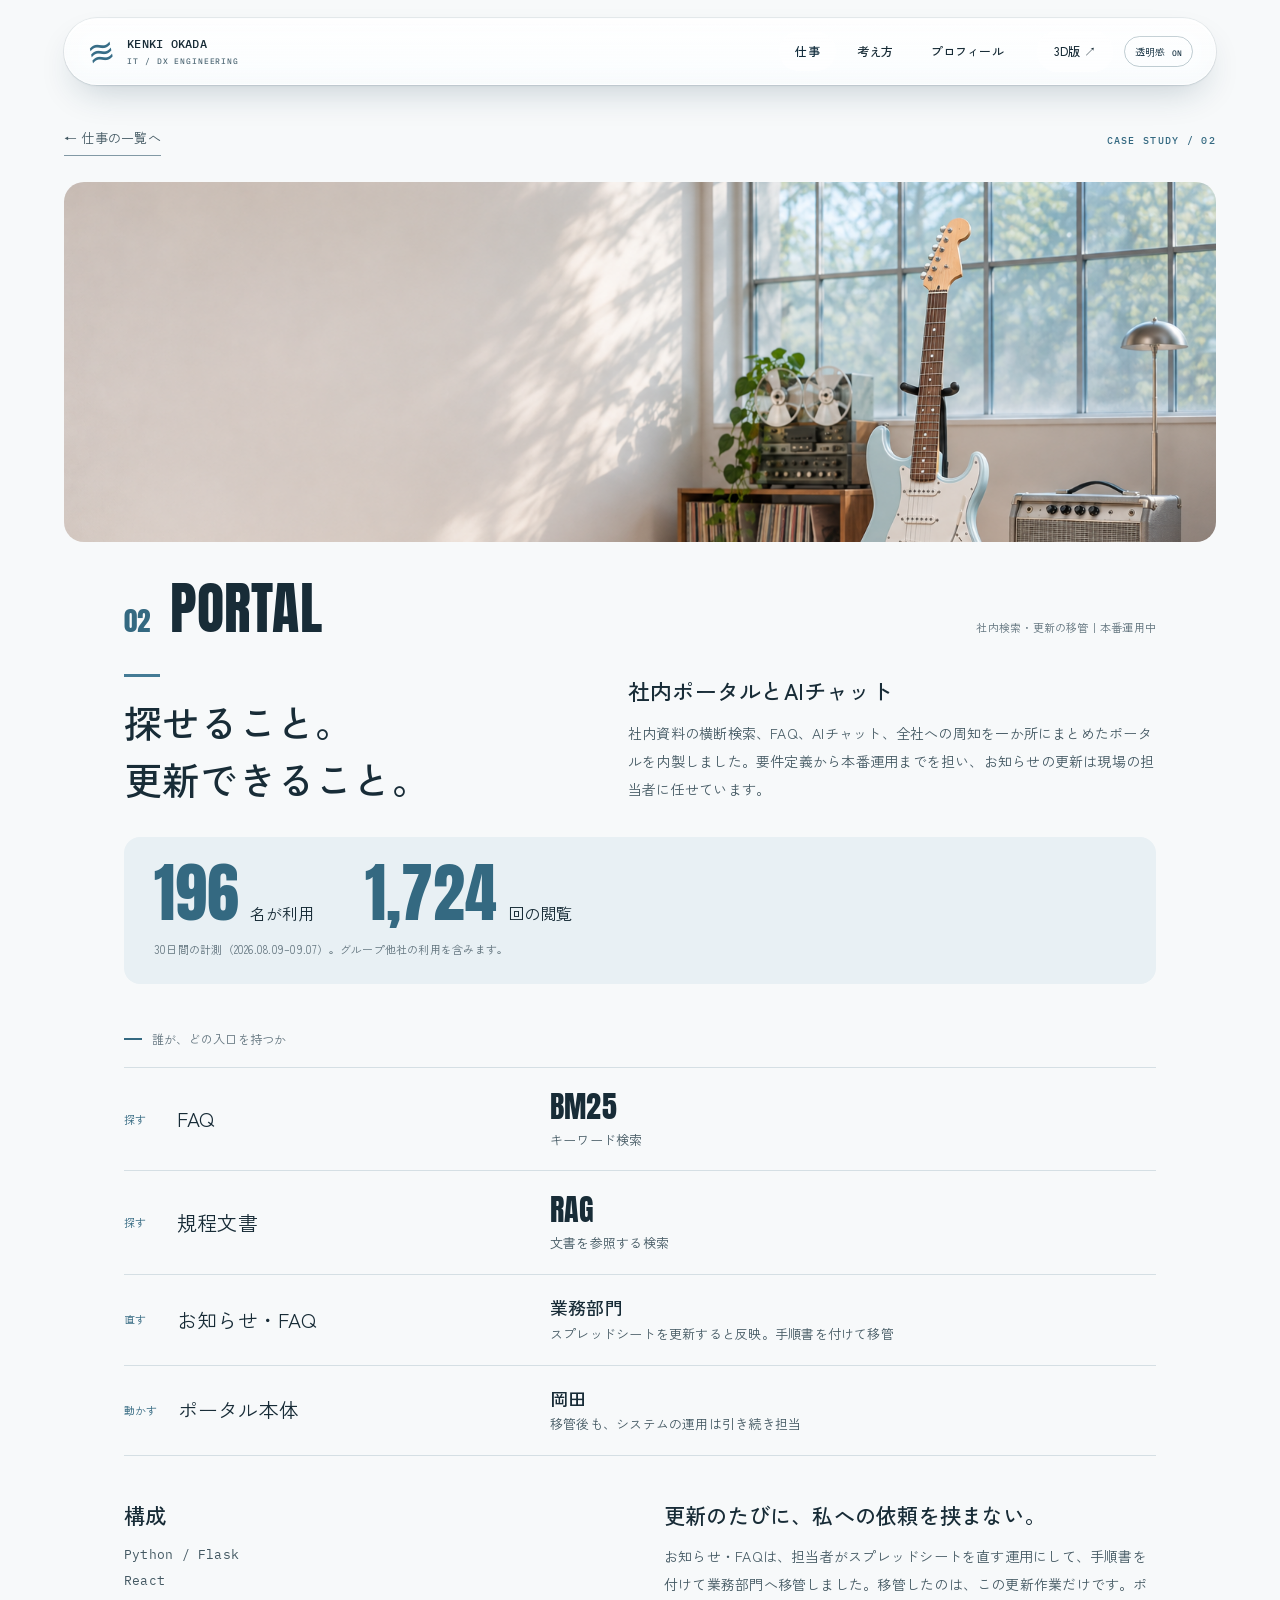
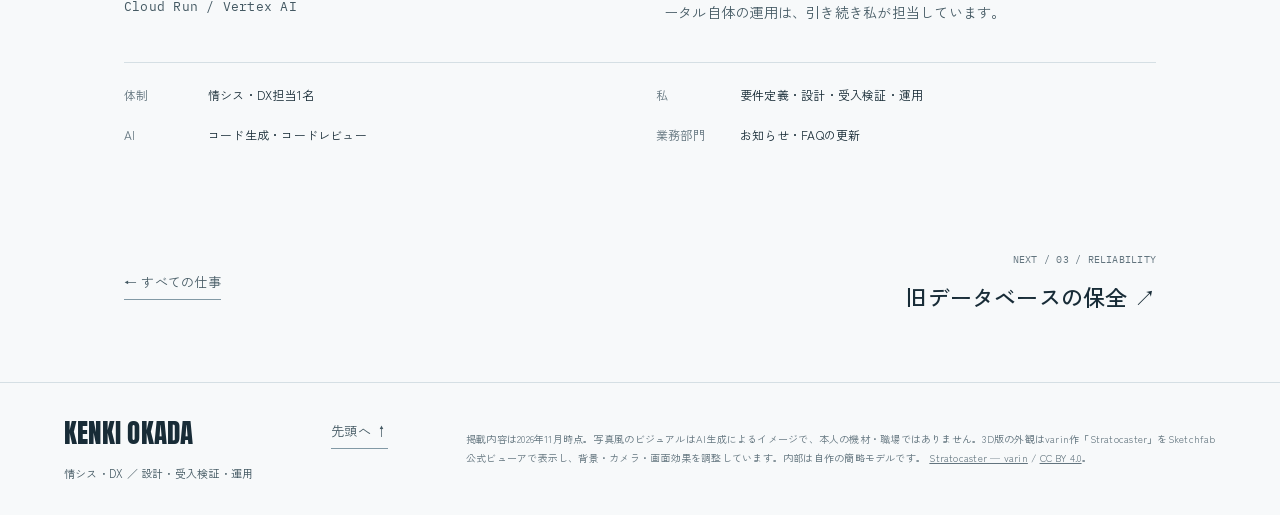
<file: work-portal.html>
<!doctype html>
<html lang="ja"><head><meta name="robots" content="noindex"><meta charset="utf-8"><meta name="viewport" content="width=device-width,initial-scale=1">
<meta name="description" content="岡田賢揮のポートフォリオ。情シス・DXの設計、受入検証、運用。仕組みをつくる、その前と後の仕事。">
<meta name="theme-color" content="#f5f8fa"><title>社内ポータルとAIチャット — 岡田 賢揮</title>
<link rel="preconnect" href="https://fonts.googleapis.com"><link rel="preconnect" href="https://fonts.gstatic.com" crossorigin>
<link href="https://fonts.googleapis.com/css2?family=Anton&family=IBM+Plex+Mono:wght@400;500&family=Zen+Kaku+Gothic+New:wght@400;500;700&display=swap" rel="stylesheet">
<link rel="stylesheet" href="portfolio-site.css"><link rel="stylesheet" href="portfolio-content.css"><link rel="stylesheet" href="portfolio-cases.css">
<script src="portfolio-site.js" defer></script></head><body id="top" class="detail-page"><a class="skip" href="#main">本文へ</a><header class="site-header glass"><a class="brand" href="rock.html" aria-label="岡田賢揮 ホーム"><span class="string-mark" aria-hidden="true">≋</span><span>KENKI OKADA<small>IT / DX ENGINEERING</small></span></a>
<nav aria-label="メイン"><a href="rock.html#work" aria-current="page">仕事</a><a href="rock.html#approach">考え方</a><a href="rock.html#profile">プロフィール</a><a class="nav-reel" href="index.html?mode=reel&amp;motion=1">3D版 <span aria-hidden="true">↗</span></a><button class="glass-toggle" type="button" aria-pressed="false" hidden>透明感 <span>OFF</span></button></nav></header><main id="main"><div class="detail-intro container"><a class="text-link" href="rock.html#work">← 仕事の一覧へ</a><p class="eyebrow">CASE STUDY / 02</p></div><div class="detail-photo container"><img src="assets/studio-glass-v2.png" alt="ギターとアンプのある明るいスタジオのイメージ" width="1536" height="1024"></div><article class="case wrap" id="portal" aria-labelledby="c2">
  <div class="fretline">
    <span class="no">02</span><span class="en" aria-hidden="true">PORTAL</span>
    <p class="meta">社内検索・更新の移管｜本番運用中</p>
  </div>

  <div class="case-open flip">
    <div class="lead">
      <h1 id="c2">社内ポータルとAIチャット</h1>
      <p>社内資料の横断検索、FAQ、AIチャット、全社への周知を一か所にまとめたポータルを内製しました。要件定義から本番運用までを担い、お知らせの更新は現場の担当者に任せています。</p>
    </div>
    <p class="thesis"><span>探せること。</span><span>更新できること。</span></p>
    <div class="proof">
      <div class="duo">
        <p><b>196</b>名が利用</p>
        <p><b>1,724</b>回の閲覧</p>
      </div>
      <p class="fine">30日間の計測（2026.08.09–09.07）。グループ他社の利用を含みます。</p>
    </div>
  </div>

  <figure class="routes">
    <figcaption class="cap">誰が、どの入口を持つか</figcaption>
    <dl>
      <div>
        <dt><span>探す</span>FAQ</dt>
        <dd><b>BM25</b>キーワード検索</dd>
      </div>
      <div>
        <dt><span>探す</span>規程文書</dt>
        <dd><b>RAG</b>文書を参照する検索</dd>
      </div>
      <div>
        <dt><span>直す</span>お知らせ・FAQ</dt>
        <dd><b class="jp">業務部門</b>スプレッドシートを更新すると反映。手順書を付けて移管</dd>
      </div>
      <div>
        <dt><span>動かす</span>ポータル本体</dt>
        <dd><b class="jp">岡田</b>移管後も、システムの運用は引き続き担当</dd>
      </div>
    </dl>
  </figure>

  <div class="notes rev">
    <section>
      <h2>構成</h2>
      <p class="stack">Python / Flask<br>React<br>Cloud Run / Vertex AI</p>
    </section>
    <section>
      <h2>更新のたびに、私への依頼を挟まない。</h2>
      <p>お知らせ・FAQは、担当者がスプレッドシートを直す運用にして、手順書を付けて業務部門へ移管しました。移管したのは、この更新作業だけです。ポータル自体の運用は、引き続き私が担当しています。</p>
    </section>
  </div>

  <dl class="scope">
    <div><dt>体制</dt><dd>情シス・DX担当1名</dd></div>
    <div><dt>私</dt><dd>要件定義・設計・受入検証・運用</dd></div>
    <div><dt>AI</dt><dd>コード生成・コードレビュー</dd></div>
    <div><dt>業務部門</dt><dd>お知らせ・FAQの更新</dd></div>
  </dl>
</article><nav class="case-navigation container" aria-label="実績の移動"><a class="text-link" href="rock.html#work">← すべての仕事</a><a href="work-recovery.html"><small>NEXT / 03 / RELIABILITY</small><strong>旧データベースの保全 <span aria-hidden="true">↗</span></strong></a></nav></main><footer class="site-footer container"><div><a class="footer-name" href="rock.html">KENKI OKADA</a><p>情シス・DX ／ 設計・受入検証・運用</p></div><a href="#top" class="text-link">先頭へ ↑</a><p class="credits">掲載内容は2026年11月時点。写真風のビジュアルはAI生成によるイメージで、本人の機材・職場ではありません。3D版の外観はvarin作「Stratocaster」をSketchfab公式ビューアで表示し、背景・カメラ・画面効果を調整しています。内部は自作の簡略モデルです。 <a href="https://sketchfab.com/3d-models/stratocaster-2a29975b708b4106a84d5b51e3ede608" target="_blank" rel="noreferrer">Stratocaster — varin</a> / <a href="https://creativecommons.org/licenses/by/4.0/" target="_blank" rel="noreferrer">CC BY 4.0</a>。</p></footer></body></html>
</file>
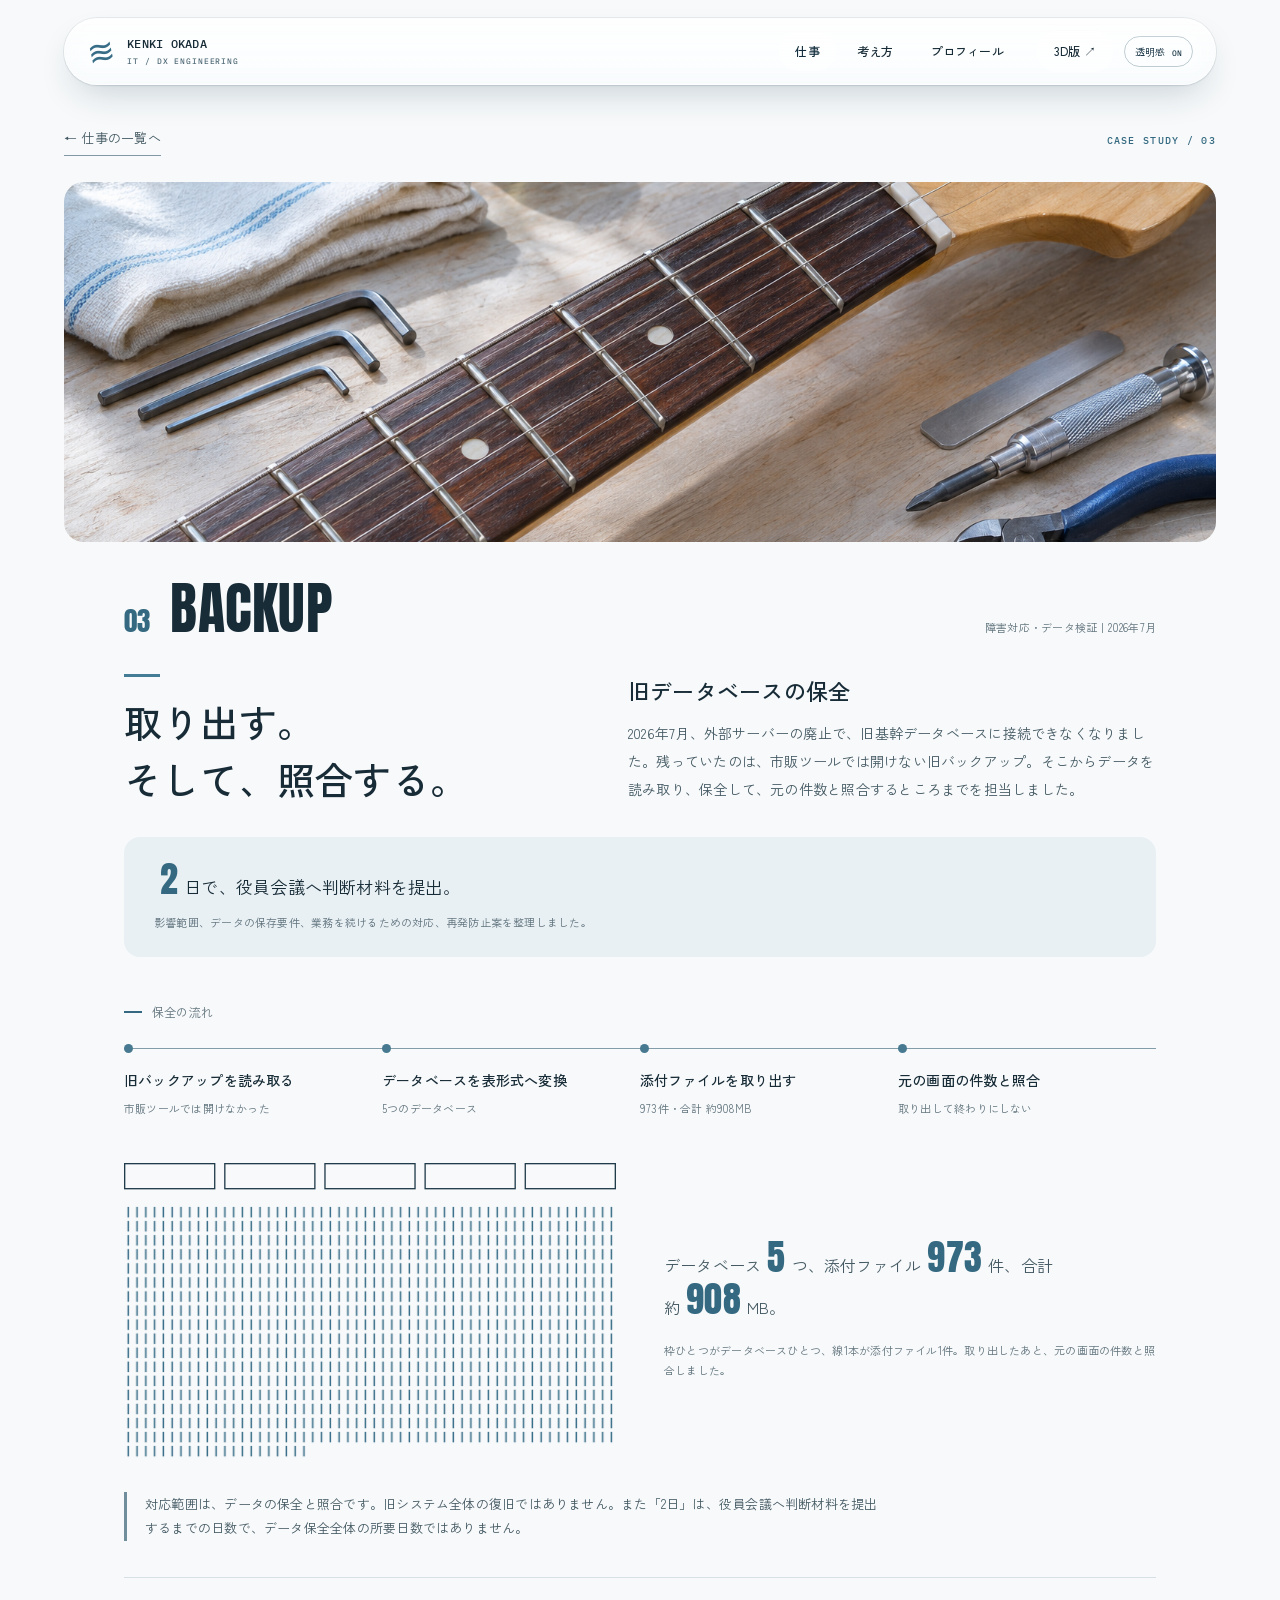
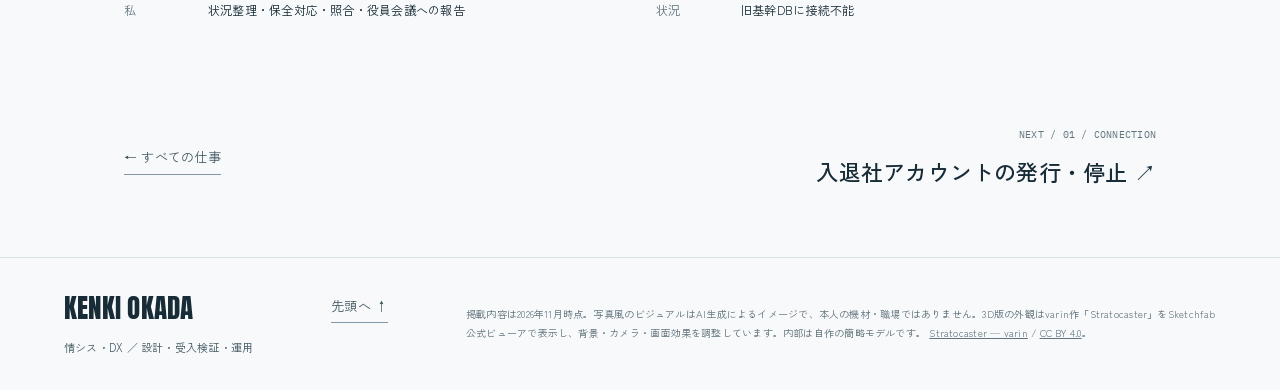
<file: work-recovery.html>
<!doctype html>
<html lang="ja"><head><meta name="robots" content="noindex"><meta charset="utf-8"><meta name="viewport" content="width=device-width,initial-scale=1">
<meta name="description" content="岡田賢揮のポートフォリオ。情シス・DXの設計、受入検証、運用。仕組みをつくる、その前と後の仕事。">
<meta name="theme-color" content="#f5f8fa"><title>旧データベースの保全 — 岡田 賢揮</title>
<link rel="preconnect" href="https://fonts.googleapis.com"><link rel="preconnect" href="https://fonts.gstatic.com" crossorigin>
<link href="https://fonts.googleapis.com/css2?family=Anton&family=IBM+Plex+Mono:wght@400;500&family=Zen+Kaku+Gothic+New:wght@400;500;700&display=swap" rel="stylesheet">
<link rel="stylesheet" href="portfolio-site.css"><link rel="stylesheet" href="portfolio-content.css"><link rel="stylesheet" href="portfolio-cases.css">
<script src="portfolio-site.js" defer></script></head><body id="top" class="detail-page"><a class="skip" href="#main">本文へ</a><header class="site-header glass"><a class="brand" href="rock.html" aria-label="岡田賢揮 ホーム"><span class="string-mark" aria-hidden="true">≋</span><span>KENKI OKADA<small>IT / DX ENGINEERING</small></span></a>
<nav aria-label="メイン"><a href="rock.html#work" aria-current="page">仕事</a><a href="rock.html#approach">考え方</a><a href="rock.html#profile">プロフィール</a><a class="nav-reel" href="index.html?mode=reel&amp;motion=1">3D版 <span aria-hidden="true">↗</span></a><button class="glass-toggle" type="button" aria-pressed="false" hidden>透明感 <span>OFF</span></button></nav></header><main id="main"><div class="detail-intro container"><a class="text-link" href="rock.html#work">← 仕事の一覧へ</a><p class="eyebrow">CASE STUDY / 03</p></div><div class="detail-photo container"><img src="assets/workbench-daylight.png" alt="フレットと弦を確かめるギター作業台のイメージ" width="1536" height="1024"></div><article class="case wrap" id="recovery" aria-labelledby="c3">
  <div class="fretline">
    <span class="no">03</span><span class="en" aria-hidden="true">BACKUP</span>
    <p class="meta">障害対応・データ検証｜2026年7月</p>
  </div>

  <div class="case-open">
    <div class="lead">
      <h1 id="c3">旧データベースの保全</h1>
      <p>2026年7月、外部サーバーの廃止で、旧基幹データベースに接続できなくなりました。残っていたのは、市販ツールでは開けない旧バックアップ。そこからデータを読み取り、保全して、元の件数と照合するところまでを担当しました。</p>
    </div>
    <p class="thesis"><span>取り出す。</span><span>そして、照合する。</span></p>
    <p class="proof run big"><b>2</b>日で、役員会議へ判断材料を提出。<small>影響範囲、データの保存要件、業務を続けるための対応、再発防止案を整理しました。</small></p>
  </div>

  <div class="flow">
    <p class="cap">保全の流れ</p>
    <ol class="chain" style="--n:4">
      <li><b>旧バックアップを読み取る</b><span>市販ツールでは開けなかった</span></li>
      <li><b>データベースを表形式へ変換</b><span>5つのデータベース</span></li>
      <li><b>添付ファイルを取り出す</b><span>973件・合計 約908MB</span></li>
      <li><b>元の画面の件数と照合</b><span>取り出して終わりにしない</span></li>
    </ol>
  </div>

  <figure class="tally">
    <svg viewBox="0 0 560 336" role="img" aria-label="保全したデータの量を表す図。枠5つがデータベース5つ、線973本が添付ファイル973件">
      <defs>
        <pattern id="tk" width="10" height="16" patternUnits="userSpaceOnUse">
          <rect x="4" y="2" width="1.7" height="12" fill="#376c87"/>
        </pattern>
      </defs>
      <g fill="none" stroke="#203b4a" stroke-width="1.5">
        <rect x=".75" y=".75" width="102.5" height="28.5"/>
        <rect x="114.75" y=".75" width="102.5" height="28.5"/>
        <rect x="228.75" y=".75" width="102.5" height="28.5"/>
        <rect x="342.75" y=".75" width="102.5" height="28.5"/>
        <rect x="456.75" y=".75" width="102.5" height="28.5"/>
      </g>
      <rect y="48" width="560" height="272" fill="url(#tk)"/>
      <rect y="320" width="210" height="16" fill="url(#tk)"/>
    </svg>
    <figcaption>
      <p class="run">データベース<b>5</b>つ、添付ファイル<b>973</b>件、合計 約<b>908</b>MB。</p>
      <p class="fine">枠ひとつがデータベースひとつ、線1本が添付ファイル1件。取り出したあと、元の画面の件数と照合しました。</p>
    </figcaption>
  </figure>

  <p class="caveat">対応範囲は、データの保全と照合です。旧システム全体の復旧ではありません。また「2日」は、役員会議へ判断材料を提出するまでの日数で、データ保全全体の所要日数ではありません。</p>

  <dl class="scope">
    <div><dt>私</dt><dd>状況整理・保全対応・照合・役員会議への報告</dd></div>
    <div><dt>状況</dt><dd>旧基幹DBに接続不能</dd></div>
  </dl>
</article><nav class="case-navigation container" aria-label="実績の移動"><a class="text-link" href="rock.html#work">← すべての仕事</a><a href="work-accounts.html"><small>NEXT / 01 / CONNECTION</small><strong>入退社アカウントの発行・停止 <span aria-hidden="true">↗</span></strong></a></nav></main><footer class="site-footer container"><div><a class="footer-name" href="rock.html">KENKI OKADA</a><p>情シス・DX ／ 設計・受入検証・運用</p></div><a href="#top" class="text-link">先頭へ ↑</a><p class="credits">掲載内容は2026年11月時点。写真風のビジュアルはAI生成によるイメージで、本人の機材・職場ではありません。3D版の外観はvarin作「Stratocaster」をSketchfab公式ビューアで表示し、背景・カメラ・画面効果を調整しています。内部は自作の簡略モデルです。 <a href="https://sketchfab.com/3d-models/stratocaster-2a29975b708b4106a84d5b51e3ede608" target="_blank" rel="noreferrer">Stratocaster — varin</a> / <a href="https://creativecommons.org/licenses/by/4.0/" target="_blank" rel="noreferrer">CC BY 4.0</a>。</p></footer></body></html>
</file>
<file: style.css>
:root{--paper:#e8e4d7;--ink:#18263b;--red:#ba361e;--muted:#6d7068;--line:#18263b35;font-family:'Noto Sans JP',sans-serif;color:var(--ink);background:var(--paper)}
*{box-sizing:border-box}body{margin:0;overflow:hidden}button,a{-webkit-tap-highlight-color:transparent}button{font:inherit;color:inherit;cursor:pointer;border:0;background:none}button:focus-visible,a:focus-visible{outline:2px solid var(--red);outline-offset:5px}a{color:inherit;text-decoration:none}header{position:fixed;top:0;left:0;right:0;height:88px;padding:0 3.3vw;display:flex;align-items:center;justify-content:space-between;z-index:20}.identity{font-size:16px;font-weight:700;letter-spacing:.16em}.identity span{font:12px 'Barlow Condensed',sans-serif;letter-spacing:.13em;margin-left:22px}.top-actions{display:flex;gap:24px;align-items:center}.top-actions button{font-size:11px;letter-spacing:.05em;min-height:44px}#pause{font-size:18px}main{height:100svh;position:relative;overflow:hidden;background:radial-gradient(ellipse at 60% 35%,#f7f3e7 0,transparent 65%),var(--paper)}main:after{content:'';position:absolute;inset:0;pointer-events:none;opacity:.075;background-image:url("data:image/svg+xml,%3Csvg viewBox='0 0 180 180' xmlns='http://www.w3.org/2000/svg'%3E%3Cfilter id='n'%3E%3CfeTurbulence type='fractalNoise' baseFrequency='.8' numOctaves='3' stitchTiles='stitch'/%3E%3C/filter%3E%3Cpath fill='%23000' filter='url(%23n)' opacity='.6' d='M0 0h180v180H0z'/%3E%3C/svg%3E");z-index:9}.editorial{position:absolute;top:12%;left:3%;font:800 clamp(110px,18.2vw,290px)/.76 'Barlow Condensed','Arial Narrow',Impact,sans-serif;letter-spacing:-.035em;display:flex;flex-direction:column;color:var(--red);user-select:none}.outline{color:transparent;-webkit-text-stroke:1px #b83e2666;margin-top:22px}.side-note{position:absolute;left:3.3vw;top:52%;font:10px monospace;writing-mode:vertical-rl;letter-spacing:.13em}.stage{position:absolute;inset:0;perspective:1800px;pointer-events:none}.camera{width:960px;height:680px;position:absolute;top:50%;left:50%;transform-style:preserve-3d;will-change:transform}.board{position:absolute;inset:0;border-radius:20px;background:linear-gradient(120deg,#f6f2df,#ded9c6 75%,#cec5aa);border:2px solid #aaa38c;box-shadow:inset 0 3px 2px #fff9,inset 0 -3px 3px #a7a08a,0 28px 28px #14243c24,0 65px 65px #14243c24;transform-style:preserve-3d;pointer-events:auto}.case-depth{position:absolute;inset:9px -4px -35px 4px;background:linear-gradient(140deg,#45525d,#172e47 65%,#112137);border-radius:23px;transform:translateZ(-30px);box-shadow:30px 70px 55px #22344d33,5px 15px 10px #14243c33}.board-header{position:absolute;top:34px;left:55px;right:55px;display:flex;align-items:center;justify-content:space-between}.tiny{font:10px monospace;letter-spacing:.18em}h2{margin:10px 0 0;font-size:44px;font-weight:900;letter-spacing:.14em}.board-header h2 span{font:12px 'Barlow Condensed',sans-serif;letter-spacing:.2em;display:inline-block;margin-left:22px;vertical-align:middle}.ratio{font:800 80px/.9 'Barlow Condensed',Impact,sans-serif;letter-spacing:-.03em}.ratio span{font-weight:600;font-size:40px;margin:0 8px;color:var(--red)}.divider{position:absolute;left:55px;right:55px;top:143px;display:flex;justify-content:space-between;border-top:2px solid var(--ink);padding-top:10px;font:9px monospace;letter-spacing:.15em}.ports{position:absolute;left:54px;top:189px;display:grid;grid-template-columns:repeat(15,1fr);grid-template-rows:repeat(10,1fr);width:852px;height:350px;gap:0}.port{position:relative;width:56.8px;height:35px;padding:0;touch-action:none}.port:before{content:'';position:absolute;width:23px;height:23px;border-radius:50%;left:50%;top:1px;transform:translateX(-50%);background:radial-gradient(circle,#101c2b 0 24%,#483d2a 26% 33%,#bbae86 35% 39%,#efdfac 42% 47%,#6d6d5b 55%,#c9bfa3 60%,#8e8775 67%,#e2dcc5 70%);box-shadow:0 2px 2px #fff8,1px 2px 4px #15253f70,inset 0 -2px 1px #10172455}.port:after{content:'';position:absolute;width:4px;height:4px;border-radius:50%;top:28px;left:27px;background:#78827a;box-shadow:inset 0 1px 2px #122b45;transition:background .4s,box-shadow .4s}.port.lit:after{background:#ffb856;box-shadow:0 0 8px #f9a749,0 0 1px 1px #ffdb90}.port.selected:before{box-shadow:0 0 0 4px var(--red),0 0 0 8px #ba361e22}.port:hover:before{filter:brightness(1.3)}.cords{position:absolute;inset:0;width:100%;height:100%;pointer-events:none;overflow:visible;transform:translateZ(14px)}.wire-main{stroke-linecap:round;fill:none}.board-footer{position:absolute;top:579px;left:55px;right:55px;display:flex;align-items:center;justify-content:space-between;border-top:1px solid #17294050;padding-top:20px}.plate{padding:7px 18px;color:#e3ddc7;background:#23334a;border:1px solid #54616c;border-radius:2px;font:700 18px 'Barlow Condensed';letter-spacing:.2em;box-shadow:0 2px 3px #19273a55}.plate small{font:6px monospace;letter-spacing:.15em}.system{display:flex;align-items:center;gap:10px;font:8px monospace;letter-spacing:.1em}.lamp{width:8px;height:8px;background:#b54925;border-radius:50%;box-shadow:0 0 0 3px #bab49d,inset 0 2px 3px #69280f}.lamp.on{background:#ffb35e;box-shadow:0 0 10px #f89d45,0 0 0 3px #bab49d}.switch{display:flex;align-items:center;gap:15px;font:8px monospace}.switch i{display:block;width:21px;height:30px;border-radius:3px;background:linear-gradient(90deg,#152331,#46505a 50%,#172938);box-shadow:1px 3px 3px #15253f66;border:3px solid #a4a28d}.screw{position:absolute;width:10px;height:10px;border-radius:50%;background:linear-gradient(120deg,#fbf6df,#989b8d);box-shadow:1px 1px 2px #25324599}.screw:after{content:'';width:7px;height:1px;position:absolute;left:1px;top:4px;background:#485158;transform:rotate(-30deg)}.tl{top:17px;left:17px}.tr{top:17px;right:17px}.bl{bottom:17px;left:17px}.br{bottom:17px;right:17px}.caption{position:absolute;left:7%;bottom:18%;z-index:10;max-width:350px;pointer-events:none}.eyebrow{font:11px monospace;letter-spacing:.12em;color:var(--red)}h1{font-size:clamp(28px,3.3vw,52px);font-weight:900;letter-spacing:-.055em;line-height:1.35;margin:15px 0 16px}p{font-size:12px;line-height:2;letter-spacing:.02em}.interaction{position:absolute;right:3.3vw;bottom:14%;z-index:12;display:flex;flex-direction:column;align-items:flex-end;gap:13px}.interaction>span{font-size:10px;background:#e8e4d7c9;padding:4px 8px}#interact{padding:15px 20px;background:var(--ink);color:var(--paper);min-width:215px;display:flex;justify-content:space-between;gap:30px;align-items:center;font-size:12px;box-shadow:4px 4px 0 #ba361e;transition:background .2s,transform .2s}#interact:hover{background:var(--red);transform:translate(-2px,-2px)}.arrow{font-size:24px}.stamp{position:absolute;right:3.3vw;top:16%;font:800 34px/.85 'Barlow Condensed';letter-spacing:-.015em;transform:rotate(8deg);border:2px solid var(--red);padding:14px 17px;color:var(--red)}.stamp span{display:block;font:8px sans-serif;letter-spacing:.04em;margin-top:9px}footer{position:fixed;left:3.3vw;right:3.3vw;bottom:27px;display:flex;align-items:center;gap:35px;z-index:20}.chapters{display:flex;gap:22px}.chapters button{font:16px 'Barlow Condensed';opacity:.35;padding:10px 0;border-top:2px solid transparent}.chapters button.active{opacity:1;border-color:var(--red)}.chapters span{font:10px 'Noto Sans JP';margin-left:8px}.progress{height:1px;background:var(--line);flex:1}.progress div{height:2px;background:var(--red);width:0}.playback{display:flex;align-items:center;gap:24px;font:10px monospace}.playback button{font:10px 'Noto Sans JP';min-height:40px}.toast{position:fixed;left:50%;bottom:100px;transform:translateX(-50%) translateY(10px);background:var(--ink);color:var(--paper);padding:13px 24px;font-size:12px;z-index:30;opacity:0;pointer-events:none;transition:.3s;white-space:nowrap}.toast.show{opacity:1;transform:translateX(-50%)}dialog{border:1px solid #998e75;background:var(--paper);color:var(--ink);max-width:540px;width:calc(100% - 40px);padding:45px}dialog::backdrop{background:#18263b99;backdrop-filter:blur(8px)}dialog h2{font-size:28px;margin:20px 0;letter-spacing:-.05em}dialog p{font-size:13px}dialog a{display:block;border-top:1px solid var(--line);padding-top:20px;font-size:12px}#aboutClose{position:absolute;right:15px;top:10px;font-size:26px}.credit{color:#77786d;font:10px/1.6 monospace}.interactive .stamp{opacity:0}.interactive .caption{bottom:16%;pointer-events:none}.interactive .caption h1{font-size:30px}.interactive .caption p{display:none}
.stage{z-index:2}.editorial{z-index:1}.stamp{z-index:11;pointer-events:none}
@media(min-width:1700px){.caption{left:8%;bottom:20%}}
@media(max-width:650px){header{height:67px;padding:0 22px}.identity{font-size:13px}.identity span{display:none}.top-actions{gap:15px}.top-actions button{font-size:9px}#sound{display:none}#aboutOpen{max-width:90px}.editorial{top:15%;left:5%;font-size:32vw;line-height:.79}.outline{margin-top:12px}.stamp{right:6%;top:30%;font-size:22px;padding:8px 10px;transform:rotate(7deg)}.stamp span{font-size:6px}.side-note{display:none}.caption{left:6%;bottom:21%;max-width:80%}.caption h1{font-size:30px;line-height:1.3;margin:10px 0}.caption p{font-size:10px;margin:8px 0}.eyebrow{font-size:9px}.interaction{right:6%;bottom:11.5%;gap:6px}.interaction>span{font-size:9px}#interact{min-width:185px;padding:10px 15px;font-size:11px}.arrow{font-size:21px}footer{left:6%;right:6%;bottom:17px;gap:15px;align-items:center}.chapters{gap:17px}.chapters span{display:none}.chapters button{font-size:18px}.playback{gap:7px;flex-direction:column;align-items:flex-end}.playback button{min-height:20px;font-size:9px}.progress{min-width:30px}.interactive .caption{bottom:23%}.interactive .caption h1{font-size:22px}.toast{bottom:95px;max-width:90%;font-size:10px}.board{border-radius:20px}dialog{padding:30px}}
@media(prefers-reduced-motion:reduce){*{scroll-behavior:auto!important}.port:after,.toast{transition:none}}
</file>
<file: depth.css>
#scene3d{position:absolute;inset:0;width:100%;height:100%;z-index:3;touch-action:none}#stage{display:none}.board-label{position:absolute;z-index:4;pointer-events:none;color:#182b41;transform:rotate(-9deg);transform-origin:0 0;font:900 24px 'Noto Sans JP';letter-spacing:.09em;white-space:nowrap}.board-label span{font:10px 'Barlow Condensed';display:block;letter-spacing:.15em;margin-top:4px}.caption{pointer-events:none;transition:color .6s}.stamp{top:15%;font-size:26px}.inside{--ink:#e7dfcc;--line:#e7dfcc35}.inside .editorial,.inside .stamp,.inside .side-note{opacity:0}.inside .caption{color:#f5e5c9;text-shadow:0 2px 15px #102234}.inside .eyebrow{color:#eb986a}.inside .interaction>span{background:#18263bcc}.inside #interact{background:#e7dfcc;color:#172b40}.inside .progress div{background:#dd8253}.inside .chapters button.active{border-color:#dd8253}.inside dialog{background:#182c42}.inside .credit{color:#c0b6a6}.inside .toast{background:#e7dfcc;color:#182b41}.inside #about{color:#e7dfcc}#wipe{position:fixed;inset:0;background:var(--paper);z-index:15;pointer-events:none;opacity:0}.lens-note{position:absolute;right:3.3vw;top:40%;z-index:11;font:10px monospace;letter-spacing:.1em;writing-mode:vertical-rl;color:#ba361e}.inside .lens-note{color:#e7c197}.timeline-scrub{width:100%;height:22px;accent-color:#ba361e;opacity:0;cursor:ew-resize;position:absolute;inset:-10px 0;z-index:1}.progress{position:relative}.error{position:absolute;top:90px;left:5%;right:5%;padding:15px;background:#f9dfc5;z-index:30;color:#8c2418;font-size:12px}.port-picker{position:absolute;z-index:12;left:50%;top:50%;transform:translate(-50%,-50%);pointer-events:none}.socket-target{position:fixed;width:25px;height:25px;border-radius:50%;pointer-events:auto;opacity:0;padding:0;transform:translate(-50%,-50%)}.socket-target:focus-visible{opacity:1;background:#be402b77;outline:2px solid #efb766}.interactive .caption h1{font-size:28px}.interactive .caption p{display:block}.interactive .stamp{display:none}.interactive .board-label{opacity:0!important}.editorial{transition:opacity .4s}.inside header,.inside footer{color:#e7dfcc}.interactive .editorial{opacity:.18}
#portPicker{position:absolute;inset:0;z-index:12;pointer-events:none}.socket-target{z-index:12}.inside .interaction>span{color:#eddec2}.inside #experience:before{content:'';position:absolute;bottom:0;left:0;right:0;height:40%;background:linear-gradient(transparent,#0b1d32b3);z-index:4;pointer-events:none}.inside .caption h1{font-size:38px;max-width:420px}.inside .caption{max-width:430px}.board-label{font-size:50px!important;line-height:1;transform-origin:0 0}.board-label span{font-size:14px!important}
@media(max-width:650px){.board-label{font-size:14px}.board-label span{font-size:7px}.stamp{top:23%;font-size:19px}.caption{bottom:22%}.caption h1{font-size:28px}.inside .caption{bottom:21%}.inside .caption h1{font-size:26px}.chapters{gap:12px}.lens-note{top:30%;right:6%;font-size:8px}.interactive .caption h1{font-size:23px}.interactive .caption p{font-size:10px}.interactive .interaction{bottom:11%}.interactive .caption{bottom:23%}#experience:before{content:'';position:absolute;bottom:0;left:0;right:0;height:43%;background:linear-gradient(transparent,#e8e4d7ed 43%);z-index:4;pointer-events:none}}
.control-row{display:flex;gap:12px;align-items:center}#back{font-size:12px;min-height:48px;padding:8px 10px;background:#e8e4d7df;color:#18263b}#editWires{font-size:11px;border-bottom:1px solid currentColor;min-height:32px;padding:4px 0}.interaction{gap:8px;bottom:13%}#pause{font-size:11px;min-width:74px}.inside #back{background:#172b40;color:#efdfc7}.chapters span{display:inline}#scene3d{cursor:default}.interactive #scene3d{cursor:crosshair}.interactive #pause{visibility:hidden}
@media(max-width:650px){.interaction{bottom:11%;left:6%;right:6%}.control-row{width:100%;justify-content:space-between;gap:8px}#interact{min-width:0;flex:1;font-size:11px;gap:8px}#back{font-size:10px;min-width:62px}.interaction>span{font-size:8px;max-width:100%;white-space:normal}#editWires{font-size:10px;min-height:28px}.caption,.inside .caption,.interactive .caption{bottom:30%}.chapters{gap:13px}.chapters span{display:block!important;font-size:8px!important;margin:3px 0 0!important}.chapters button{min-width:24px}.top-actions{gap:6px}#pause{font-size:10px;min-width:76px}footer{gap:12px}.toast{bottom:210px}}
@media(min-width:651px){#experience:before{content:'';position:absolute;inset:0;background:linear-gradient(90deg,#e8e4d7eb,transparent 42%);z-index:4;pointer-events:none}.inside #experience:before{inset:0;height:100%;background:linear-gradient(90deg,#081626d9,transparent 45%)}}
@media(max-width:650px){#experience:before{height:57%;background:linear-gradient(transparent,#e8e4d7ed 35%)}.inside #experience:before{height:57%;background:linear-gradient(transparent,#0b1d32da 35%)}}
</file>
<file: guitar.css>
:root{--red:#91452b}
.editorial{font-size:clamp(100px,15vw,250px);top:17%;left:5%;color:#91452b;opacity:.88}.outline{font-size:.52em;-webkit-text-stroke-color:#91452b55;margin-top:20px}.stamp{display:none}.side-note{top:52%;font-size:9px}.lens-note{color:#91452b}
.caption{left:7%;bottom:20%;max-width:440px}.caption h1{font-size:clamp(30px,3.1vw,49px);line-height:1.5;letter-spacing:-.055em}.caption p{font-size:12px;line-height:2.05}.inside .caption h1{font-size:32px}.inside .caption{max-width:470px}#experience:before{background:linear-gradient(90deg,#e8e4d7b3,transparent 38%);pointer-events:none}
.read-link{font-size:12px;border-bottom:1px solid currentColor;padding:8px 0}.top-actions{gap:20px}.identity span{font-size:10px;margin-left:14px}.art-note{font-size:11px;color:#777066}.inside .art-note{color:#c4b9a7}dialog{max-height:85svh;overflow:auto}dialog a+a{margin-top:15px}
#playStrings{font-size:11px;border-bottom:1px solid currentColor;min-height:32px;padding:4px 0}.string-keys{position:absolute;bottom:16%;left:7%;z-index:15;display:flex;gap:9px}.string-keys[hidden]{display:none}.string-keys button{border:1px solid #172b4055;background:#ede6d7f2;width:48px;height:56px;font:700 20px 'Barlow Condensed';box-shadow:0 3px 0 #18263b33}.string-keys small{display:block;font:9px 'Noto Sans JP';margin-bottom:2px}.string-keys button.active{background:#8e4025;color:#f3ead8;transform:translateY(3px);box-shadow:none}.interactive .caption{bottom:29%;max-width:330px}.interactive .caption h1{font-size:32px}.interactive .caption p{display:block}.interactive .lens-note{display:none}.interactive .editorial{opacity:.14}#scene3d{cursor:default}.interactive #scene3d{cursor:crosshair}
@media(max-width:700px){
 header{height:64px;padding:0 20px}.identity{font-size:12px;letter-spacing:.05em}.identity span{display:none}.top-actions{gap:12px}#aboutOpen{display:none}#sound{display:block!important;font-size:8px;max-width:40px}#pause{font-size:9px;min-width:62px}.read-link{font-size:10px}
 #scene3d{top:66px;height:51svh;bottom:auto}.editorial{top:13%;font-size:24vw;left:5%;opacity:.32}.outline{font-size:.54em}.side-note,.lens-note{display:none}#experience:before,.inside #experience:before{display:none}
 .caption,.inside .caption{left:6%;right:6%;bottom:25%;max-width:none}.caption h1,.inside .caption h1{font-size:25px;line-height:1.45;margin:9px 0}.caption p{font-size:10px;line-height:1.9;margin:0}.eyebrow{font-size:9px}
 .interaction,.interactive .interaction{left:6%;right:6%;bottom:10%;gap:4px}.interaction>span{font-size:8px;background:none;padding:0}.control-row{width:100%;gap:12px}#back{font-size:10px;min-height:42px;min-width:60px}#interact{font-size:11px;padding:8px 14px;min-height:42px}#playStrings{font-size:10px;min-height:25px}
 footer{bottom:16px;left:6%;right:6%;gap:14px}.chapters{gap:13px}.chapters button{font-size:16px}.chapters span{font-size:8px!important}.playback{font-size:9px;gap:4px}.progress{min-width:24px}
 .string-keys{left:6%;right:6%;bottom:25%;gap:5px;justify-content:space-between}.string-keys button{flex:1;width:14%;height:46px;max-width:52px}.interactive .caption{bottom:34%;left:6%;max-width:88%}.interactive .caption h1{font-size:23px}.interactive .caption p{font-size:10px;display:block}.interactive #scene3d{height:40svh}.toast{bottom:190px}
}
@media(max-height:650px) and (min-width:701px){.editorial{top:18%;font-size:15vw}.caption{bottom:20%}.caption h1{font-size:30px}.caption p{font-size:11px}header{height:60px}.interaction{bottom:18%}}
@media(max-width:700px){.inside #experience,.inside header{background:#141719}.inside .caption{text-shadow:none}.inside #playStrings{color:#e7dfcc}.inside .interaction>span{background:none}}


.anatomy-note{display:none;position:absolute;top:114px;right:6%;z-index:11;color:#c7c9c5;font-size:10px;letter-spacing:.08em;line-height:2}.anatomy-note span{display:block;font:12px monospace;letter-spacing:.15em;color:#f3eee2}.inside .anatomy-note{display:block}.inside .caption,.inside .caption h1,.inside .caption p{color:#f5f0e7!important;text-shadow:0 2px 14px #101617}.inside #experience:before{background:linear-gradient(90deg,#101617ed,transparent 56%)}.detail-view .caption,.detail-view .editorial,.detail-view .interaction,.detail-view .side-note,.detail-view .lens-note,.detail-view footer{display:none}.detail-view #experience:before{display:none}
@media(max-width:700px){.anatomy-note{top:82px;right:6%;font-size:8px}.anatomy-note span{font-size:9px}.inside .caption{background:none}.inside #experience:before{display:none}.detail-view #scene3d{height:80svh}}

.string-keys #strum{width:240px;height:64px;max-width:none;background:#172b40;color:#f5eee1;font:500 16px 'Noto Sans JP';border:1px solid #172b40;box-shadow:0 5px 15px #172b401a}.string-keys #strum small{font:10px monospace;letter-spacing:.12em;color:#d2bea3;margin-bottom:6px}.string-keys #strum.active{background:#91452b;transform:translateY(2px)}.interactive #scene3d{cursor:pointer}.interactive .caption{bottom:32%}.interactive .string-keys{bottom:19%}
@media(max-width:700px){.interactive .caption{bottom:32%;max-width:88%}.interactive .string-keys{bottom:21%;justify-content:flex-start}.string-keys #strum{flex:none;width:230px;height:55px;font-size:14px}.interactive .interaction{bottom:7.5%}.interactive #scene3d{height:39svh}}
</file>
<file: varin-viewer.css>
#varinViewer{position:absolute;inset:0;width:100%;height:100%;border:0;z-index:3;background:transparent}
#varinViewer:not([data-ready]){opacity:0}
#modelLoading{position:absolute;inset:20% 5% auto;text-align:center;z-index:4;font-size:12px;color:#656763;pointer-events:none;line-height:2}
#modelLoading span{display:block;font-size:10px;color:#858982}
#modelLoading[hidden]{display:none}
#mobilePreview{display:none}
#mobilePreview[hidden]{display:none!important}
@media(max-width:700px){#varinViewer{top:66px;height:48svh}.interactive #varinViewer{height:39svh}.detail-view #varinViewer{height:80svh}}
@media(max-width:700px){
 #mobilePreview{display:block;position:absolute;z-index:5;top:66px;left:4%;width:92%;height:46svh;margin:0;overflow:hidden;border-radius:18px;background:#1d1e1c}
 #mobilePreview picture,#mobilePreview img{display:block;width:100%;height:100%}
 #mobilePreview img{object-fit:cover}
 #mobilePreview figcaption{position:absolute;bottom:8px;left:0;right:0;text-align:center;font:8px/1.5 sans-serif;color:#c6c7bd}
 .poster-mode{position:relative;overflow-y:auto}
 .poster-mode #experience{height:max(100svh,780px)}
 .poster-mode footer{position:absolute}
 .poster-mode .editorial,.poster-mode #pause,.poster-mode .progress,.poster-mode #experience:after{display:none}
 .poster-mode #scene3d,.poster-mode #varinViewer{visibility:hidden;pointer-events:none}
 .poster-mode #modelLoading{display:none}
 .poster-mode #interact:disabled{opacity:.65;cursor:progress}
 :root{font-family:-apple-system,BlinkMacSystemFont,'Hiragino Kaku Gothic ProN','Yu Gothic',sans-serif}
 :root{--paper:#eff0ed;--ink:#26302f;--red:#87533c;--line:#26302f29}
 body:not(.inside) #experience{background:radial-gradient(ellipse at 48% 22%,#ffffff 0,#eceeea 42%,#eff0ed 68%)}
 body:not(.inside) #experience:after{opacity:.025}
 body:not(.inside) header{background:linear-gradient(#eff0edf5,#eff0ed00)}
 body:not(.inside) .editorial{color:#777e75;opacity:.13}
 body:not(.inside) .outline{-webkit-text-stroke-color:#777e7566}
 body:not(.inside) #interact{box-shadow:2px 2px 0 #87533c55}
}
@media(max-width:700px) and (orientation:landscape){#mobilePreview img{object-fit:contain}}
</file>
<file: portfolio-site.css>
:root{--bg:#f7f9fa;--ink:#182c37;--body:#445963;--mute:#62747e;--line:#d5dfe4;--amber:#346981;--red:#97523b;--field:#e7eff3;--fink:#213d4b;--disp:"Anton","Arial Narrow",sans-serif;--gothic:"Zen Kaku Gothic New","Yu Gothic",sans-serif;--mono:"IBM Plex Mono",monospace;--pad:clamp(22px,5vw,72px)}
*,*::before,*::after{box-sizing:border-box}*{margin:0}
html{scroll-behavior:smooth;scroll-padding-top:112px;-webkit-text-size-adjust:100%}
body{background:var(--bg);color:var(--body);font:400 15px/1.9 var(--gothic);letter-spacing:.015em;-webkit-font-smoothing:antialiased}
img,svg{display:block;max-width:100%}img{height:auto}a{color:inherit}button,a{-webkit-tap-highlight-color:transparent}
a:focus-visible,button:focus-visible{outline:3px solid #1479b3;outline-offset:5px}
h1,h2,h3{color:var(--ink);font-weight:500;line-height:1.5;letter-spacing:.01em;text-wrap:balance;word-break:auto-phrase}
p{text-wrap:pretty}ul,ol{list-style:none;padding:0}
.container,.wrap{width:100%;max-width:1280px;margin-inline:auto;padding-inline:var(--pad)}
.skip{position:fixed;left:20px;top:-100px;z-index:100;background:white;padding:12px 24px}.skip:focus{top:16px}
.eyebrow,.k{font:500 10px/1.7 var(--mono);letter-spacing:.12em;color:var(--amber)}
.eyebrow{letter-spacing:.13em}.k{font-family:var(--gothic);font-size:12px;letter-spacing:.05em}
.glass{--glass-blur:14px;position:relative;background:linear-gradient(180deg,rgba(255,255,255,.44),rgba(238,247,252,.28));border:1px solid rgba(255,255,255,.55);box-shadow:inset 0 1px 0 rgba(255,255,255,.9),0 0 0 1px rgba(22,57,78,.07),0 1px 2px rgba(22,57,78,.08),0 16px 36px -12px rgba(22,57,78,.24);-webkit-backdrop-filter:blur(var(--glass-blur)) saturate(180%) brightness(1.05);backdrop-filter:blur(var(--glass-blur)) saturate(180%) brightness(1.05)}
.glass::before{content:"";position:absolute;inset:0;border-radius:inherit;background:linear-gradient(180deg,#ffffff3d,transparent 40%);pointer-events:none}
.glass>*{position:relative}
.site-header{position:fixed;z-index:30;top:18px;left:50%;transform:translateX(-50%);width:calc(100% - 64px);max-width:1152px;border-radius:999px;display:flex;align-items:center;justify-content:space-between;padding:12px 22px;gap:20px}
.brand{display:flex;align-items:center;gap:12px;text-decoration:none;color:var(--ink);font:500 12px/1.3 var(--mono);letter-spacing:.02em;white-space:nowrap}
.brand small{display:block;font-size:8px;letter-spacing:.11em;margin-top:4px;color:#526b78}
.string-mark{font:400 33px/1 Arial;transform:rotate(-12deg);color:#376d87}
.site-header nav{position:static;display:flex;align-items:center;gap:5px;font-size:12px;font-weight:500;color:var(--ink)}
.site-header nav a{text-decoration:none;white-space:nowrap;padding:8px 16px;border-radius:20px;transition:background .2s,color .2s}
.site-header nav a:hover,.site-header nav a[aria-current]{background:rgba(255,255,255,.5);color:#132e3e}
.site-header nav .nav-reel{border:1px solid transparent;background:rgba(255,255,255,.5);margin-left:12px}
/* The reframed image has headroom; the minimum height protects it on wide, short screens. */
.studio-hero{position:relative;margin:12px;min-height:max(680px,calc(min(100vw,1724px)*.5 + 68px));height:min(850px,calc(100svh - 24px));border-radius:28px;overflow:hidden;background:#dfeaf0}
.studio-photo{position:absolute;right:0;bottom:0;width:100%;height:100%;object-fit:cover;object-position:right bottom}
.studio-hero::after{content:"";position:absolute;inset:0;background:linear-gradient(90deg,#dfeaf0 0,#dfeaf0e0 20%,#dfeaf000 54%);pointer-events:none}
.hero-copy{position:relative;z-index:1;padding:clamp(132px,14vh,180px) 0 80px clamp(36px,7vw,110px);width:52%}
.hero-copy .eyebrow{color:#415965;margin-bottom:24px}
.hero-display{font:400 clamp(68px,7.5vw,112px)/.98 var(--disp);letter-spacing:-.005em;color:#203643}
.hero-copy h1{font-size:clamp(22px,2.2vw,32px);line-height:1.55;margin-top:26px;letter-spacing:.015em}
.hero-person{margin-top:18px;font-weight:500;font-size:14px;color:#233c49}.hero-person span{margin-left:18px;font-size:12px;font-weight:400}
.button{display:inline-flex;align-items:center;justify-content:center;gap:34px;min-height:48px;border-radius:30px;padding:11px 24px;text-decoration:none;font-size:13px;font-weight:500;transition:transform .25s,box-shadow .25s}
.button:hover{transform:translateY(-3px);box-shadow:0 8px 24px #213d4b25}.button-dark{color:#fff;background:#203b4b}
.hero-copy .button{margin-top:28px}.hero-listen{--glass-blur:10px;position:absolute;z-index:2;right:32px;bottom:32px;border-radius:23px;padding:15px 22px;display:flex;align-items:center;gap:18px;text-decoration:none;color:#203c4c;font-size:13px;font-weight:500}
.hero-listen small{display:block;font:400 9px/1.8 var(--mono);letter-spacing:.11em}.play{display:grid;place-items:center;width:42px;height:42px;border:1px solid #ffffffc4;border-radius:50%;background:#ffffff40;font-size:22px}
.hero-caption{position:absolute;z-index:2;left:clamp(36px,7vw,110px);bottom:28px;font:400 9px var(--mono);letter-spacing:.08em;color:#304a59}
.context-bar{display:flex;align-items:center;justify-content:space-between;gap:24px;padding-block:32px 42px;border-bottom:1px solid var(--line)}
.context-bar p{font-size:16px}.context-bar strong{font:400 30px/1 var(--disp);margin:0 4px;color:#263f4d}.context-bar>span{font-size:12px;color:var(--mute)}.mobile-only{display:none}
.selected-work{padding-block:80px 72px}.section-heading{display:flex;align-items:flex-end;justify-content:space-between;gap:24px;margin-bottom:38px}
.section-heading h2{font-size:clamp(28px,3.2vw,40px);margin-top:9px}.section-heading>p{font-size:13px}
.work-grid{display:grid;grid-template-columns:1fr 1fr;gap:40px 28px}
.work-card{text-decoration:none;display:block;min-width:0}.work-card.featured{grid-column:1/-1;display:grid;grid-template-columns:1.12fr 1fr;gap:52px;align-items:center;padding-bottom:40px;border-bottom:1px solid var(--line)}
.work-photo{position:relative;overflow:hidden;border-radius:18px;aspect-ratio:1.5;background:#e3eced}
.work-photo img{width:100%;height:100%;object-fit:cover;transition:transform .65s ease}.work-card:hover .work-photo img{transform:scale(1.035)}
.photo-tag{--glass-blur:8px;position:absolute;left:14px;bottom:14px;right:auto;border-radius:999px;display:flex;align-items:center;gap:14px;padding:8px 14px;font-size:11px;color:#1b3543;max-width:calc(100% - 28px)}
.photo-tag>span{font-size:20px}.work-copy{padding:22px 2px 0}.featured .work-copy{padding:0}
.work-copy h3{font-size:clamp(25px,2.8vw,36px);margin-top:12px;line-height:1.4}.work-title{font-size:13px;font-weight:500;color:#233c4a;margin-top:17px}
.work-description{font-size:13px;margin-top:8px;max-width:31em}.card-bottom{border-top:1px solid var(--line);margin-top:23px;padding-top:13px;display:flex;align-items:center;justify-content:space-between;font-size:11px;gap:16px}
.circle-arrow{border:1px solid #becfd8;border-radius:50%;display:grid;place-items:center;width:32px;height:32px;font-size:18px;transition:background .2s}.work-card:hover .circle-arrow{background:#dbe9f0}
.section-note{font-size:11px;color:var(--mute);margin-top:28px}
.text-link,.go{font-size:13px;text-decoration:none;border-bottom:1px solid #8299a5;padding-bottom:4px;display:inline-block}.text-link:hover,.go:hover{color:#1374a3;border-color:currentColor}
.experience{padding-block:12px 68px}.experience>a{display:block;position:relative;border-radius:24px;overflow:hidden;height:360px;background:#111412;color:#fff;text-decoration:none}
.experience img{position:absolute;inset:0;width:100%;height:100%;object-fit:cover;object-position:70% 50%;opacity:.9;transition:transform .7s}
.experience>a:hover img{transform:scale(1.025)}.experience-copy{position:relative;z-index:1;padding:38px 44px;max-width:52%;background:linear-gradient(90deg,#0d1212e0,transparent)}
.experience-copy .eyebrow{color:#b3c8d3}.experience-copy h2{font-size:32px;line-height:1.5;color:#fff;margin-top:12px}.experience-copy p:not(.eyebrow){font-size:12px;margin-top:13px;color:#d0dfe3}.experience-copy .button{margin-top:22px;background:#ffffff17;color:white;border-color:#ffffff4d;font-size:12px;min-height:44px}
.site-footer{display:flex;flex-wrap:wrap;justify-content:space-between;align-items:start;gap:24px;padding-block:36px 32px;border-top:1px solid var(--line)}
.footer-name{font:400 27px/1 var(--disp);color:var(--ink);text-decoration:none}.site-footer p{font-size:11px;margin-top:10px}.site-footer .credits{flex-basis:100%;font-size:10px;color:var(--mute);max-width:75em}
@supports not ((backdrop-filter:blur(1px)) or (-webkit-backdrop-filter:blur(1px))){.glass{background:#f1f6fa}.experience-copy .button{background:#233b49}}
@media(min-width:1600px){.studio-hero{max-width:1700px;margin-inline:auto}.hero-copy{padding-left:100px}}
@media(max-width:900px){
 .site-header{width:calc(100% - 40px);padding:12px 16px}.site-header nav a{padding:8px 10px}.site-header nav .nav-reel{margin-left:0}
 .studio-hero{min-height:700px}.hero-copy{padding-left:38px;width:60%}.hero-display{font-size:80px}.hero-copy h1{font-size:26px}
 .hero-caption{left:38px}.hero-listen{right:24px;bottom:24px}.work-card.featured{gap:28px}.work-copy h3{font-size:28px}
 .context-bar{align-items:flex-start}.context-bar>span{max-width:12em}.experience-copy{max-width:65%}
}
@media(max-width:600px){
 html{scroll-padding-top:116px}.site-header{top:10px;width:calc(100% - 28px);border-radius:20px;display:block;padding:12px 15px 6px}.brand{font-size:10px;gap:8px}.brand small{display:inline;margin-left:12px;font-size:7px}.string-mark{font-size:25px}
 .site-header nav{margin-top:6px;justify-content:space-between;gap:0}.site-header nav a{padding:7px 8px;font-size:11px}.site-header nav .nav-reel{padding:5px 8px}
 .studio-hero{margin:7px;border-radius:22px;min-height:780px;height:auto}.studio-photo{height:560px;object-position:71% center;top:0;bottom:auto}.studio-hero::after{background:linear-gradient(0deg,#eef4f7 29%,#eef4f700 45%)}
 .hero-copy{padding:130px 24px 122px;width:100%}.hero-copy .eyebrow{font-size:8px;margin-bottom:14px}.hero-display{font-size:58px;line-height:1;max-width:170px}
 .hero-copy h1{margin-top:250px;font-size:25px}.hero-person{font-size:13px;margin-top:10px}.hero-copy .button{margin-top:20px}
 .hero-listen{bottom:27px;left:22px;right:22px;padding:12px 18px;gap:13px;font-size:12px;background:#fff;border:1px solid #cfdde5;box-shadow:0 4px 16px #16394e08;backdrop-filter:none;-webkit-backdrop-filter:none}.hero-listen::before{display:none}.hero-listen .play{width:34px;height:34px;border-color:#cfdde5}.hero-caption{display:none}
 .context-bar{display:block;padding-block:25px}.context-bar p{font-size:14px;line-height:1.7}.context-bar strong{font-size:25px}.context-bar>span{display:block;max-width:none;margin-top:8px;font-size:11px}.mobile-only{display:block}
 .selected-work{padding-block:48px}.section-heading{display:block;margin-bottom:27px}.section-heading h2{font-size:29px}.section-heading>p{font-size:12px;margin-top:12px}
 .work-grid{grid-template-columns:1fr;gap:36px}.work-card.featured{display:block;padding-bottom:30px}.featured .work-copy{padding-top:20px}.work-photo{border-radius:15px}.work-copy h3{font-size:29px}.work-description{font-size:13px;max-width:none}.work-title{margin-top:15px}.card-bottom{font-size:10px}.photo-tag{left:12px;bottom:12px;padding:7px 12px}
 .experience{padding-block:0 40px}.experience>a{height:440px}.experience img{height:270px;object-position:75% 50%;opacity:1}.experience-copy{padding:247px 24px 25px;max-width:none;background:linear-gradient(0deg,#111412 30%,transparent 66%)}
 .experience-copy h2{font-size:23px}.experience-copy h2 br{display:none}.experience-copy p:not(.eyebrow){margin-top:6px}.experience-copy .button{margin-top:14px}.experience-copy .eyebrow{font-size:8px}
 .site-footer{gap:18px;padding-block:30px 24px}.footer-name{font-size:24px}.site-footer .text-link{font-size:11px}.site-footer .credits{line-height:1.8}
}
html[data-glass="off"] .glass{background:#f3f7fa;backdrop-filter:none;-webkit-backdrop-filter:none;box-shadow:none;border-color:#a9bdc8}
html[data-glass="off"] .glass::before{display:none}
html[data-glass="off"] .experience-copy .button{background:#203b4b}
@media(prefers-reduced-transparency:reduce){html:not([data-glass="on"]) .glass{background:#f3f7fa;backdrop-filter:none;-webkit-backdrop-filter:none;box-shadow:none}html:not([data-glass="on"]) .experience-copy .button{background:#203b4b}}
@media(prefers-contrast:more){.glass{background:#f3f7fa!important;backdrop-filter:none!important;-webkit-backdrop-filter:none!important;box-shadow:none;border-color:#617987}.experience-copy .button{background:#203b4b!important}.glass::before{display:none}}
.glass-toggle{border:1px solid #829ba680;background:transparent;border-radius:20px;padding:7px 10px;font:400 10px var(--gothic);color:#203b4b;cursor:pointer;white-space:nowrap;margin-left:6px}.glass-toggle span{font:500 8px var(--mono);margin-left:4px}.glass-toggle[hidden]{display:none}
@media(max-width:600px){.glass-toggle{position:absolute;right:14px;top:11px;margin:0;padding:5px 8px}.brand small{display:none}}
@media(prefers-reduced-motion:reduce){html{scroll-behavior:auto}*,*::before,*::after{transition:none!important;animation:none!important}.work-card:hover img,.experience>a:hover img,.button:hover{transform:none}}
@supports ((backdrop-filter:blur(1px)) or (-webkit-backdrop-filter:blur(1px))){
 @media(prefers-contrast:no-preference){
  html[data-glass="on"] .site-header.over-dark{background:linear-gradient(180deg,rgba(20,43,56,.72),rgba(20,43,56,.66));border-color:#ffffff45}
  html[data-glass="on"] .site-header.over-dark :is(.brand,.brand small,.string-mark,nav,.glass-toggle){color:#edf6fa}
  html[data-glass="on"] .site-header.over-dark nav :is(a:hover,a[aria-current],.nav-reel){color:#edf6fa;background:#ffffff1f}
  html[data-glass="on"] .site-header.over-dark .glass-toggle{border-color:#ffffff55}
 }
}
</file>
<file: portfolio-content.css>
/* Editorial content retained from the reviewed portfolio. */
section.role{padding-block:54px 56px;border-top:1px solid var(--line)}
.role-top{display:grid;grid-template-columns:1.2fr 1fr;gap:64px;align-items:start}.role h2{font-size:clamp(22px,2.3vw,30px);line-height:1.65}.role-top p{font-size:14px}
.chain{display:grid;grid-template-columns:repeat(var(--n),minmax(0,1fr));margin-top:36px}.chain li{position:relative;border-top:1px solid #829da9;padding:20px 18px 0 0}.chain li::before{content:"";position:absolute;left:0;top:-5px;width:9px;height:9px;border-radius:50%;background:#477a91}.chain li.ai{border-top-style:dashed}.chain li.ai::before{background:var(--bg);border:1px solid #477a91}.chain b{display:block;font-weight:500;font-size:14px;color:var(--ink);line-height:1.7}.chain span{display:block;font-size:11px;color:var(--mute);margin-top:5px}
.fine{font-size:11px;line-height:1.8;color:var(--mute);display:block;margin-top:18px}.role .fine{margin-top:24px}
.fretline{display:flex;flex-wrap:wrap;align-items:baseline;gap:10px 20px;border-top:1px solid var(--line);padding-top:22px}.fretline .en{font:400 42px/1 var(--disp);color:var(--ink)}.fretline .no{font:400 27px/1 var(--disp);color:var(--amber)}.meta{font-size:11px;color:var(--mute)}.fretline .meta{margin-left:auto}
.bench{padding-block:10px 64px}.bench>h2{font-size:28px;margin-top:28px}.bench>h2+p{font-size:13px;margin-top:6px}.bench ul{margin-top:30px;border-bottom:1px solid var(--line)}.bench li{display:grid;grid-template-columns:1fr 1.65fr;gap:56px;align-items:center;padding:28px 0;border-top:1px solid var(--line)}.bench h3{font-size:18px;margin-bottom:8px}.bench li p{font-size:13px}.fig b,.bars b{font:400 42px/1.2 var(--disp);margin:0 5px;color:var(--amber)}.fig{line-height:2!important}.bars p+p{margin-top:14px}.bars i{display:block;height:4px;background:#a4b9c4;margin-bottom:5px}.bars .now i{background:#477a91}
.approach{position:relative;background:#e4eef3;padding-block:56px 64px;overflow:hidden}.approach::after{content:"";position:absolute;right:-20%;top:-30%;width:65%;aspect-ratio:1;border:1px solid #b2c9d775;border-radius:50%;pointer-events:none}
.strings{display:grid;gap:6px;margin-bottom:30px;width:130px}.strings i{height:1px;background:#6a92a9}.strings i:nth-child(n+4){height:1.5px}.motto{font-size:clamp(28px,3.2vw,44px);line-height:1.5;margin-top:10px;max-width:23em}.motto span{display:inline-block}.ap-grid{display:grid;grid-template-columns:1fr 1.2fr;gap:64px;margin-top:36px}.ap-grid p{font-size:14px;line-height:2}.practice{border-top:1px solid #a6bfcc;padding-top:18px}.practice+.practice{margin-top:28px}.practice h3{font-size:19px;margin-bottom:8px}
.profile{padding-block:72px}.pf-grid{display:grid;grid-template-columns:1fr 1.25fr;gap:64px;margin-top:40px}.profile h2{font-size:30px;letter-spacing:.08em}.profile h2 span{display:block;font:400 13px/2 var(--mono);letter-spacing:0;color:var(--mute);margin-top:4px}.gh{margin-top:30px}.gh .repo{display:inline-block;font:400 28px/1.4 var(--disp);color:var(--amber);text-decoration:none;margin:7px 0 13px}.gh .repo:hover{text-decoration:underline}.gh p{font-size:13px}.gh .go{margin-top:18px}.career li{padding:16px 0;border-top:1px solid var(--line)}.career li:last-child{border-bottom:1px solid var(--line)}.career time{font:400 10px/1.6 var(--mono);color:var(--amber)}.career h3{font-size:17px;margin-top:6px}.career p{font-size:12px;margin-top:5px}
@media(max-width:800px){.role-top,.ap-grid,.pf-grid{grid-template-columns:1fr;gap:24px}.role-top p{max-width:45em}.chain{grid-template-columns:1fr;margin-left:5px;gap:0}.chain li{border-top:0;border-left:1px solid #829da9;padding:0 0 22px 20px}.chain li:last-child{border-color:transparent;padding-bottom:0}.chain li.ai{border-top:0;border-left-style:dashed}.chain li::before{left:-5px;top:7px}.chain span{display:inline;margin-left:16px}.chain b{display:inline;font-size:13px}.bench li{gap:28px;grid-template-columns:1fr 1.65fr}.fretline .en{font-size:36px}}
@media(max-width:600px){section.role{padding-block:32px 38px}.role h2{font-size:23px;line-height:1.6}.role-top p{font-size:13px}.bench{padding-bottom:40px}.bench>h2{font-size:24px}.bench li{grid-template-columns:1fr;gap:14px;padding-block:24px}.bench h3{font-size:18px}.fig b,.bars b{font-size:35px}.bars{max-width:260px}.approach{padding-block:36px 40px}.motto{font-size:28px}.motto span{display:inline}.ap-grid{margin-top:25px;gap:28px}.ap-grid p{font-size:13px}.practice h3{font-size:18px}.profile{padding-block:44px}.pf-grid{gap:32px;margin-top:26px}.profile h2{font-size:28px}.career p{font-size:13px}.fretline .meta{font-size:10px}.gh{margin-top:24px}}
</file>
<file: portfolio-cases.css>
.detail-intro{padding-top:126px;display:flex;justify-content:space-between;align-items:center;gap:20px}.detail-photo{margin-top:26px}.detail-photo img{width:100%;height:360px;object-fit:cover;border-radius:20px;object-position:center 50%}
.case{padding-block:38px 0;max-width:1160px}.case .fretline{padding-top:0;border-top:0}.case .fretline .en{font-size:56px}.case-open{display:grid;grid-template-columns:1fr 1.2fr;grid-template-areas:"thesis lead" "proof proof";gap:30px 64px;margin-top:36px}.thesis{grid-area:thesis;font-size:clamp(28px,3vw,38px);font-weight:500;line-height:1.5;color:var(--ink)}.thesis span{display:block}.thesis::before{content:"";display:block;width:36px;height:3px;background:#447b95;margin-bottom:16px}.lead{grid-area:lead}.lead h1{font-size:22px;margin-bottom:12px}.lead p{font-size:14px;line-height:2}.proof{grid-area:proof;background:#e8f0f4;padding:24px 30px;border-radius:16px;font-size:17px;line-height:2.1;color:var(--ink)}.run b{font:400 36px/1 var(--disp);color:var(--amber);margin:0 6px}.run small{display:block;font-size:11px;color:var(--mute);margin-top:9px;line-height:1.8}.cap{font-size:12px;color:var(--mute);margin-bottom:16px;display:flex;gap:10px;align-items:center}.cap::before{content:"";width:18px;height:2px;background:var(--amber)}
.notes{display:grid;grid-template-columns:1fr 1fr;gap:48px;margin-top:44px}.notes h2{font-size:21px;margin-bottom:10px}.notes p{font-size:14px;line-height:2}.scope{display:grid;grid-template-columns:repeat(2,1fr);border-top:1px solid var(--line);margin-top:36px;padding-top:12px;gap:0 32px}.scope>div{display:grid;grid-template-columns:7em 1fr;padding-block:9px;font-size:12px}.scope dt{color:var(--mute)}.scope dd{color:var(--ink)}.caveat{margin-top:34px;border-left:3px solid #718e9c;padding-left:18px;font-size:13px;max-width:58em}
.circuit,.routes,.flow{margin-top:44px}.cx{display:grid;grid-template-columns:4fr 5fr 5fr}.a{display:flex;align-items:center;height:124px}.a1{grid-area:1/1}.a2{grid-area:1/2}.a3{grid-area:1/3}.t1{grid-area:2/1}.t2{grid-area:2/2}.t3{grid-area:2/3}.node{flex:none;width:10px;height:10px;border-radius:50%;background:var(--ink)}.wire{flex:1;border-top:1px solid #517383}.wire.off{border-top-style:dashed}.sw,.fork{flex:none}.outs{flex:1}.outs li{display:flex;align-items:center;height:44px;padding-left:12px;font-size:14px;white-space:nowrap;color:var(--ink)}.t{position:relative;padding-right:24px}.t h2{font-size:18px;margin:5px 0 8px}.t p:last-child{font-size:13px;line-height:1.9}
.duo{display:flex;flex-wrap:wrap;gap:14px 50px}.duo p{font-size:16px}.duo b{font:400 64px/1 var(--disp);margin-right:10px;color:var(--amber)}.proof .fine{margin-top:10px}.routes dl{border-bottom:1px solid var(--line)}.routes dl>div{display:grid;grid-template-columns:1fr 1.5fr;gap:22px;border-top:1px solid var(--line);padding-block:18px;align-items:center}.routes dt{display:flex;align-items:center;gap:20px;font-size:20px;color:var(--ink)}.routes dt span{font-size:11px;color:var(--amber);min-width:3em}.routes dd{font-size:13px}.routes dd b{display:block;font:400 30px/1.4 var(--disp);color:var(--ink)}.routes dd b.jp{font:500 18px/1.6 var(--gothic)}.stack{font-family:var(--mono);font-size:13px!important}.flow .chain{margin-top:24px}.tally{display:grid;grid-template-columns:1fr 1fr;gap:48px;align-items:center;margin-top:44px}.tally svg{width:100%;height:auto}.tally .run{font-size:16px;line-height:2}
.case-navigation{display:flex;justify-content:space-between;gap:32px;align-items:center;margin-top:64px;padding-block:32px 64px;max-width:1160px}.case-navigation>a:last-child{text-decoration:none;max-width:60%;text-align:right}.case-navigation small{display:block;font:400 10px/1.5 var(--mono);color:var(--mute);margin-bottom:9px}.case-navigation strong{font-weight:500;font-size:22px;color:var(--ink)}.case-navigation>a:hover strong{color:var(--amber)}
@media(max-width:850px){.case-open{grid-template-columns:1fr;grid-template-areas:"thesis" "lead" "proof";gap:28px}.notes,.tally{grid-template-columns:1fr;gap:28px}.tally svg{max-width:500px}.cx{display:flex;flex-direction:column;border-left:1px solid #aabfc9;margin-left:5px;padding-left:20px}.a{height:auto}.a1,.a2 .wire,.fork{display:none}.a2{margin:22px 0 8px}.sw{width:100px;height:auto}.t{padding:0}.t::before{content:"";position:absolute;left:-25px;top:8px;width:9px;height:9px;background:var(--amber);border-radius:50%}.t3{order:1;margin-top:24px}.a3{order:2;margin-top:8px}.outs li{padding:0;height:32px}.scope{grid-template-columns:1fr}.flow .chain{margin-top:24px}.case .fretline .en{font-size:45px}.case .fretline .meta{flex-basis:100%;margin-left:0}}
@media(max-width:600px){.detail-intro{padding-top:126px}.detail-intro .eyebrow{font-size:8px}.detail-photo img{height:240px;border-radius:14px}.detail-photo{margin-top:22px}.case{padding-top:26px}.case .fretline .en{font-size:38px}.case-open{margin-top:26px}.thesis{font-size:28px}.lead h1{font-size:21px}.lead p{font-size:13px}.proof{padding:20px;font-size:15px}.run b{font-size:31px}.notes h2{font-size:20px}.notes p{font-size:13px}.routes dl>div{grid-template-columns:1fr;gap:6px}.routes dd{padding-left:53px}.routes dt{font-size:18px}.duo{gap:14px 24px}.duo p{font-size:13px}.duo b{font-size:49px}.scope>div{grid-template-columns:5em 1fr;font-size:11px;gap:10px}.case-navigation{align-items:start;margin-top:40px;padding-bottom:40px;gap:20px}.case-navigation>a:first-child{font-size:11px;white-space:nowrap}.case-navigation strong{font-size:16px}.case-navigation small{font-size:8px}}
</file>
